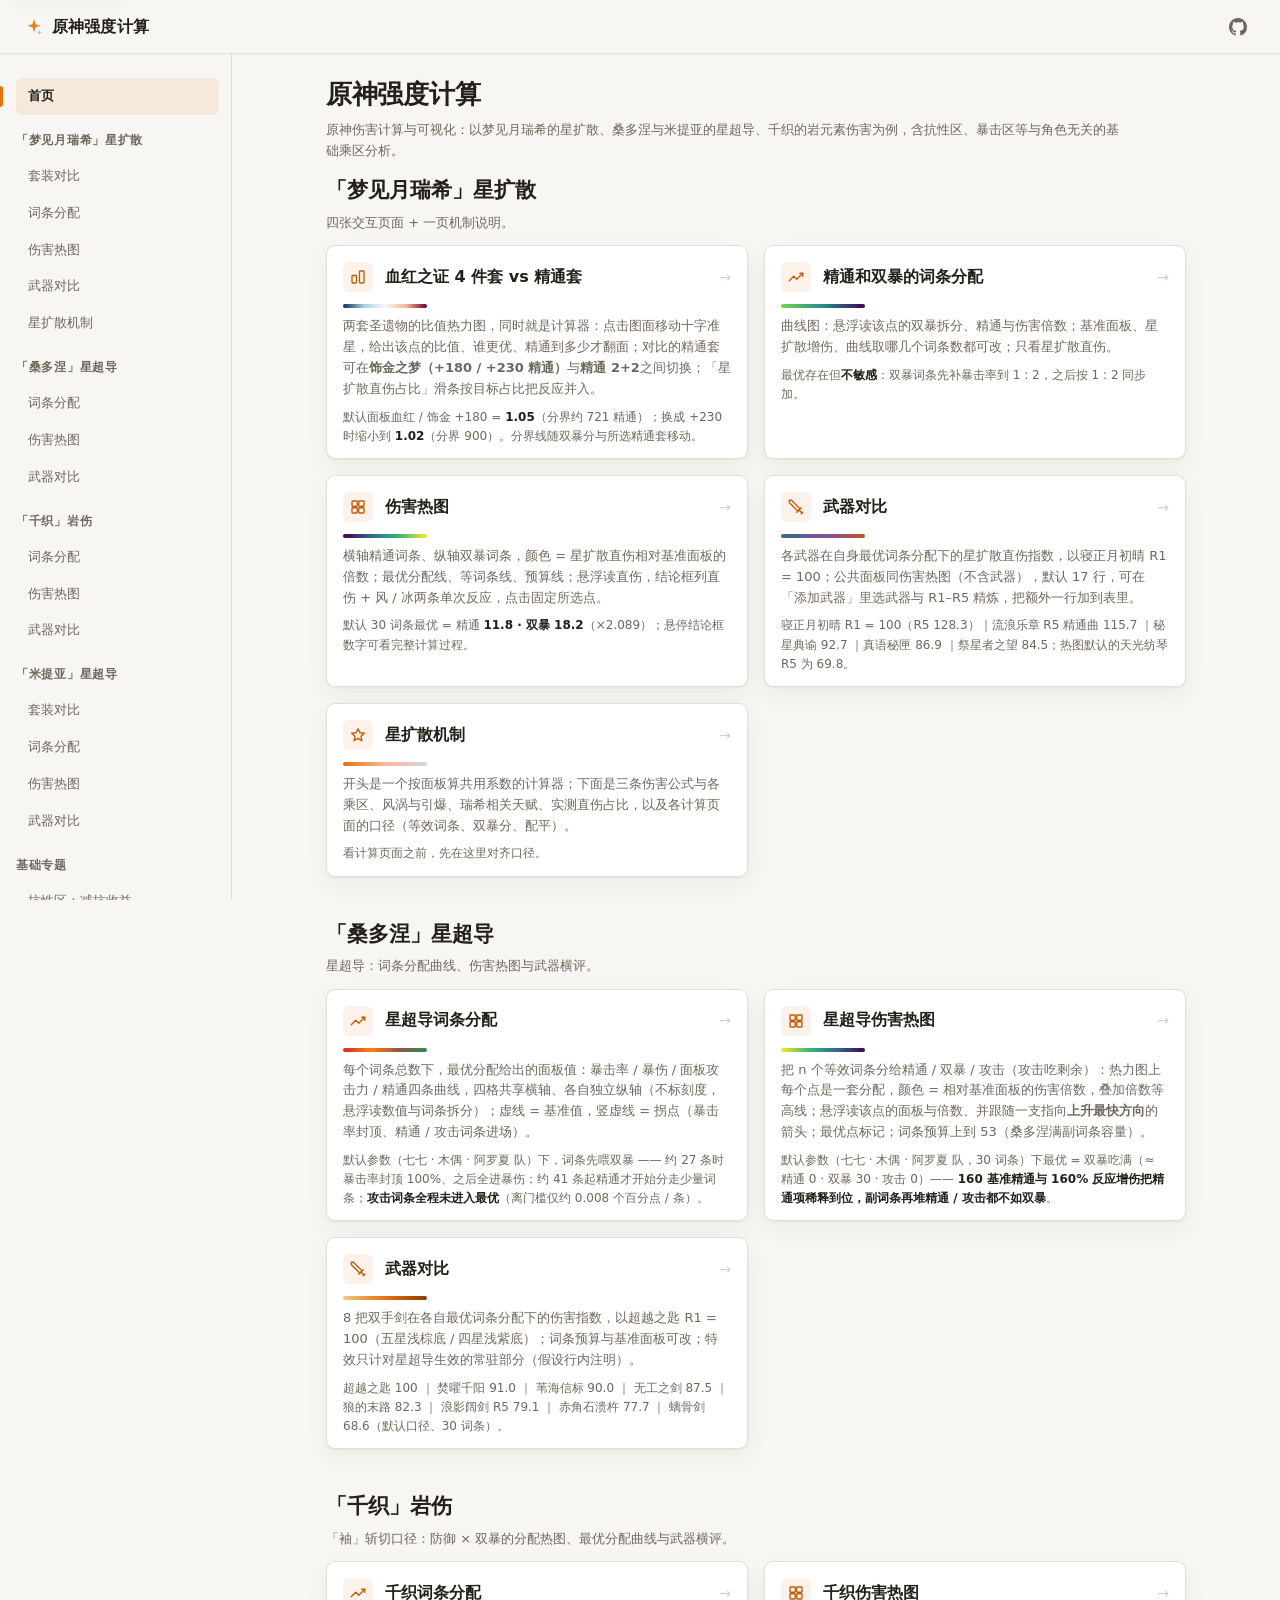
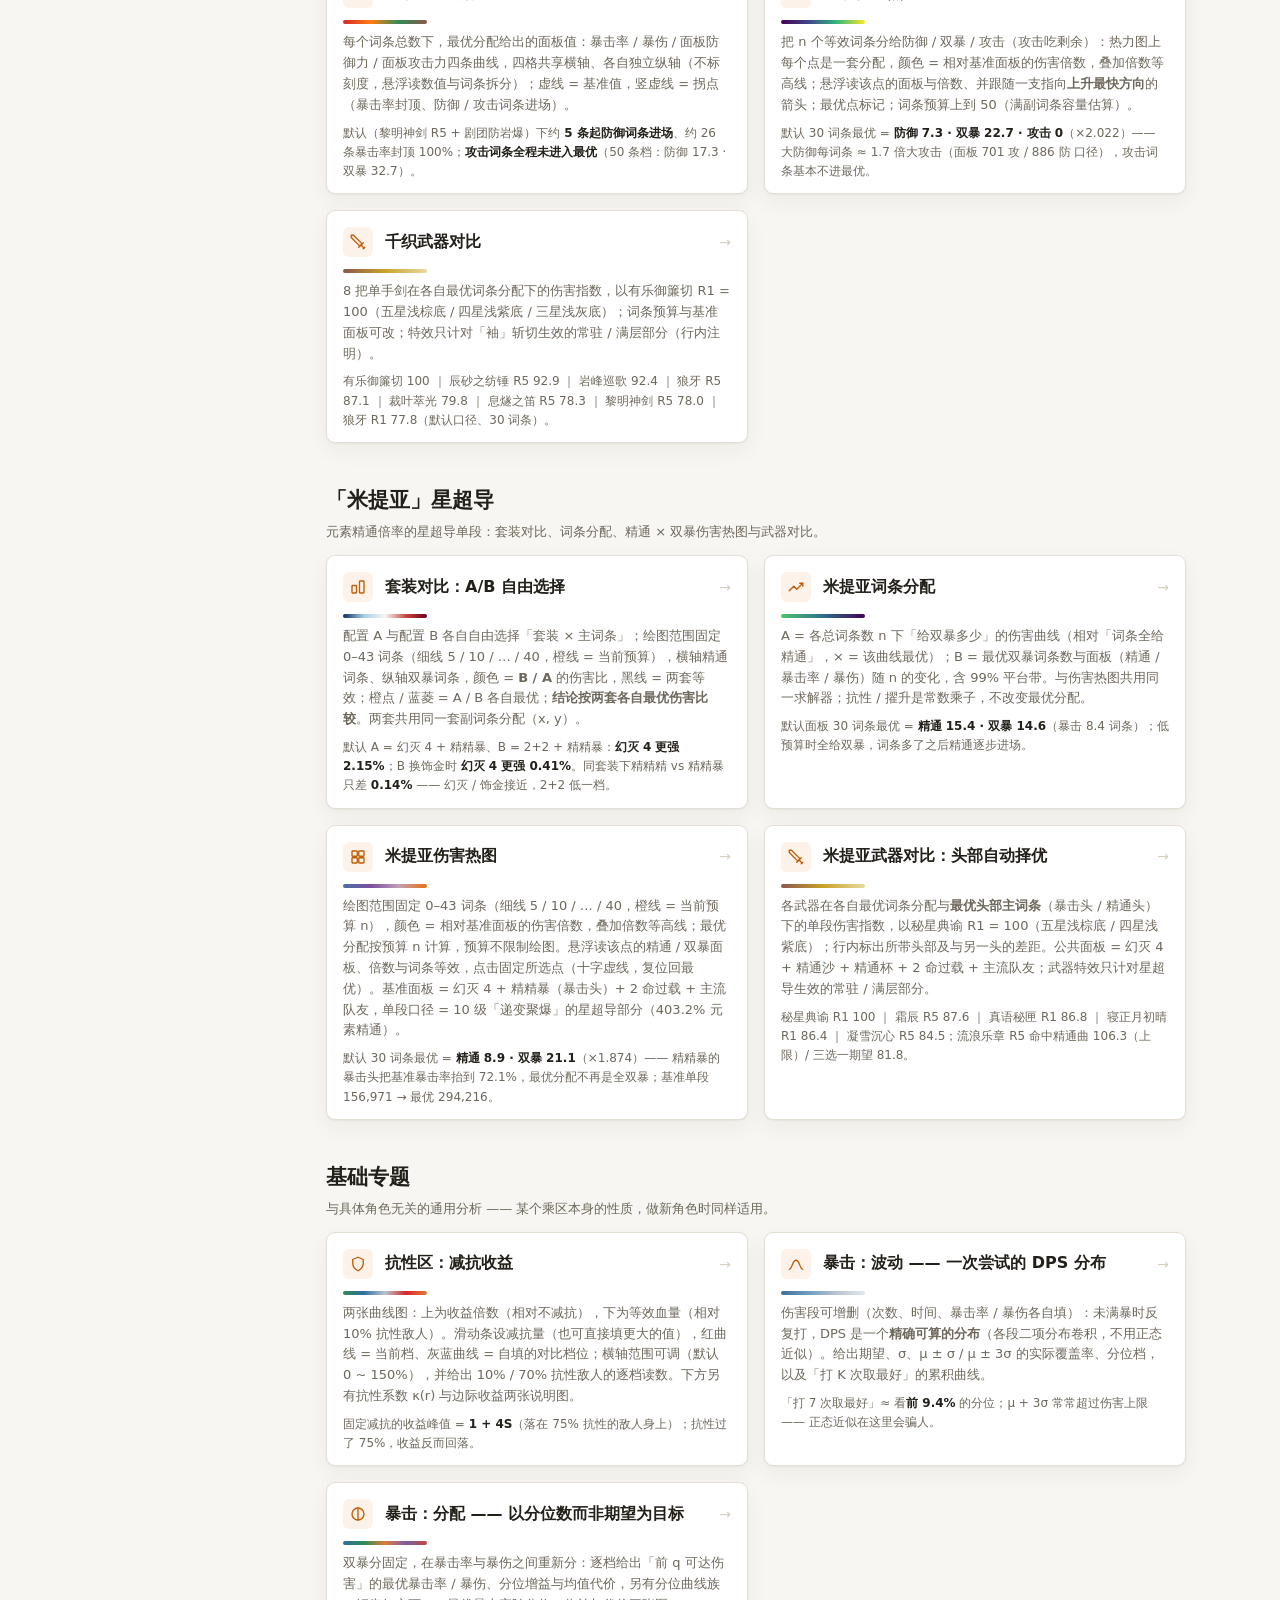
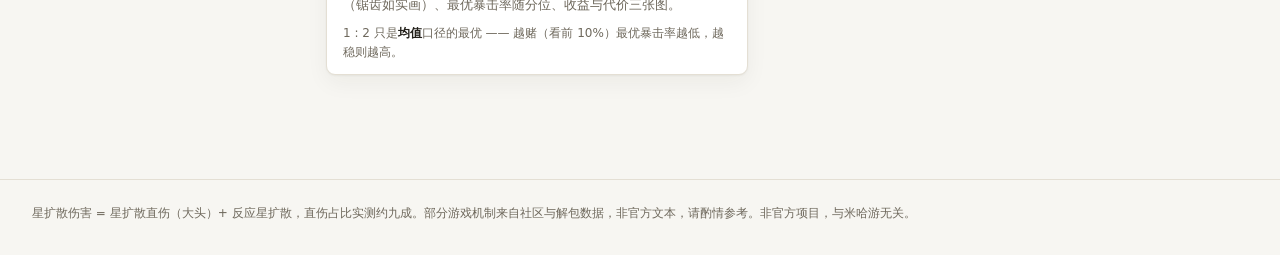
<file: index.html>
<!DOCTYPE html>
<html lang="zh-CN">
<head>
<meta charset="utf-8">
<meta name="viewport" content="width=device-width, initial-scale=1">
<meta name="description" content="原神伤害计算与可视化：星扩散、星超导，以及抗性区、暴击区等基础乘区分析">
<title>原神强度计算</title>
<link rel="icon" type="image/png" href="https://sleepcloudmx.github.io/Others/Image/kenomimi.png">
<link rel="stylesheet" href="web/css/app.css">
</head>
<body>
<a class="skip" href="#stage">跳到主内容</a>

<header class="topbar">
  <button class="iconbtn topbar__menu" id="navToggle" aria-label="打开导航" aria-expanded="false" aria-controls="sidenav"></button>
  <a class="brand" href="#/">
    <svg class="brand__mark" viewBox="0 0 24 24" width="20" height="20" aria-hidden="true">
      <path d="M12 2.5l1.9 6.1L20 10.5l-6.1 1.9L12 18.5l-1.9-6.1L4 10.5l6.1-1.9z" fill="currentColor" opacity=".9"/>
      <path d="M18.5 15.5l.8 2.2 2.2.8-2.2.8-.8 2.2-.8-2.2-2.2-.8 2.2-.8z" fill="currentColor" opacity=".55"/>
    </svg>
    <span class="brand__name">原神强度计算</span>
  </a>
  <div class="topbar__actions">
    <a class="iconbtn" id="ghLink" href="https://github.com/SleepCloudMX/genshin-strength"
       target="_blank" rel="noreferrer" aria-label="GitHub 仓库" title="GitHub 仓库"></a>
  </div>
</header>

<div class="layout">
  <aside class="sidenav" id="sidenav">
    <nav id="navList" aria-label="主导航"></nav>
  </aside>
  <div class="scrim" id="scrim"></div>
  <main class="stage" id="stage" tabindex="-1"></main>
</div>

<footer class="footer">
  <p>星扩散伤害 = 星扩散直伤（大头）+ 反应星扩散，直伤占比实测约九成。部分游戏机制来自社区与解包数据，非官方文本，请酌情参考。非官方项目，与米哈游无关。</p>
</footer>

<div class="toast" id="toast" role="status" aria-live="polite"></div>

<script src="web/js/core/const.js"></script>
<script src="web/js/core/basics.js"></script>
<script src="web/js/core/mizuki.js"></script>
<script src="web/js/core/sandrone.js"></script>
<script src="web/js/core/chiori.js"></script>
<script src="web/js/core/mitya.js"></script>
<script src="web/js/ui/panels.js"></script>
<script src="web/js/ui/charts.js"></script>
<script src="web/js/ui/tooltip.js"></script>
<script src="web/js/ui/overlay.js"></script>
<script src="web/js/ui/controls.js"></script>
<script src="web/js/modules/home.js"></script>
<script src="web/js/modules/crit_dist.js"></script>
<script src="web/js/modules/crit_split.js"></script>
<script src="web/js/modules/em_vs_crit.js"></script>
<script src="web/js/modules/em_crit_map.js"></script>
<script src="web/js/modules/mizuki_weapon_compare.js"></script>
<script src="web/js/modules/scarlet_vs_em.js"></script>
<script src="web/js/modules/resistance.js"></script>
<script src="web/js/modules/alloc_curve.js"></script>
<script src="web/js/modules/star_superconduct.js"></script>
<script src="web/js/modules/stellar_swirl.js"></script>
<script src="web/js/modules/weapon_compare.js"></script>
<script src="web/js/modules/chiori_dmg_map.js"></script>
<script src="web/js/modules/chiori_alloc_curve.js"></script>
<script src="web/js/modules/chiori_weapon_compare.js"></script>
<script src="web/js/modules/mitya_set_vs.js"></script>
<script src="web/js/modules/mitya_alloc_curve.js"></script>
<script src="web/js/modules/mitya_dmg_map.js"></script>
<script src="web/js/modules/mitya_weapon_compare.js"></script>
<script src="web/js/app.js"></script>
</body>
</html>
</file>
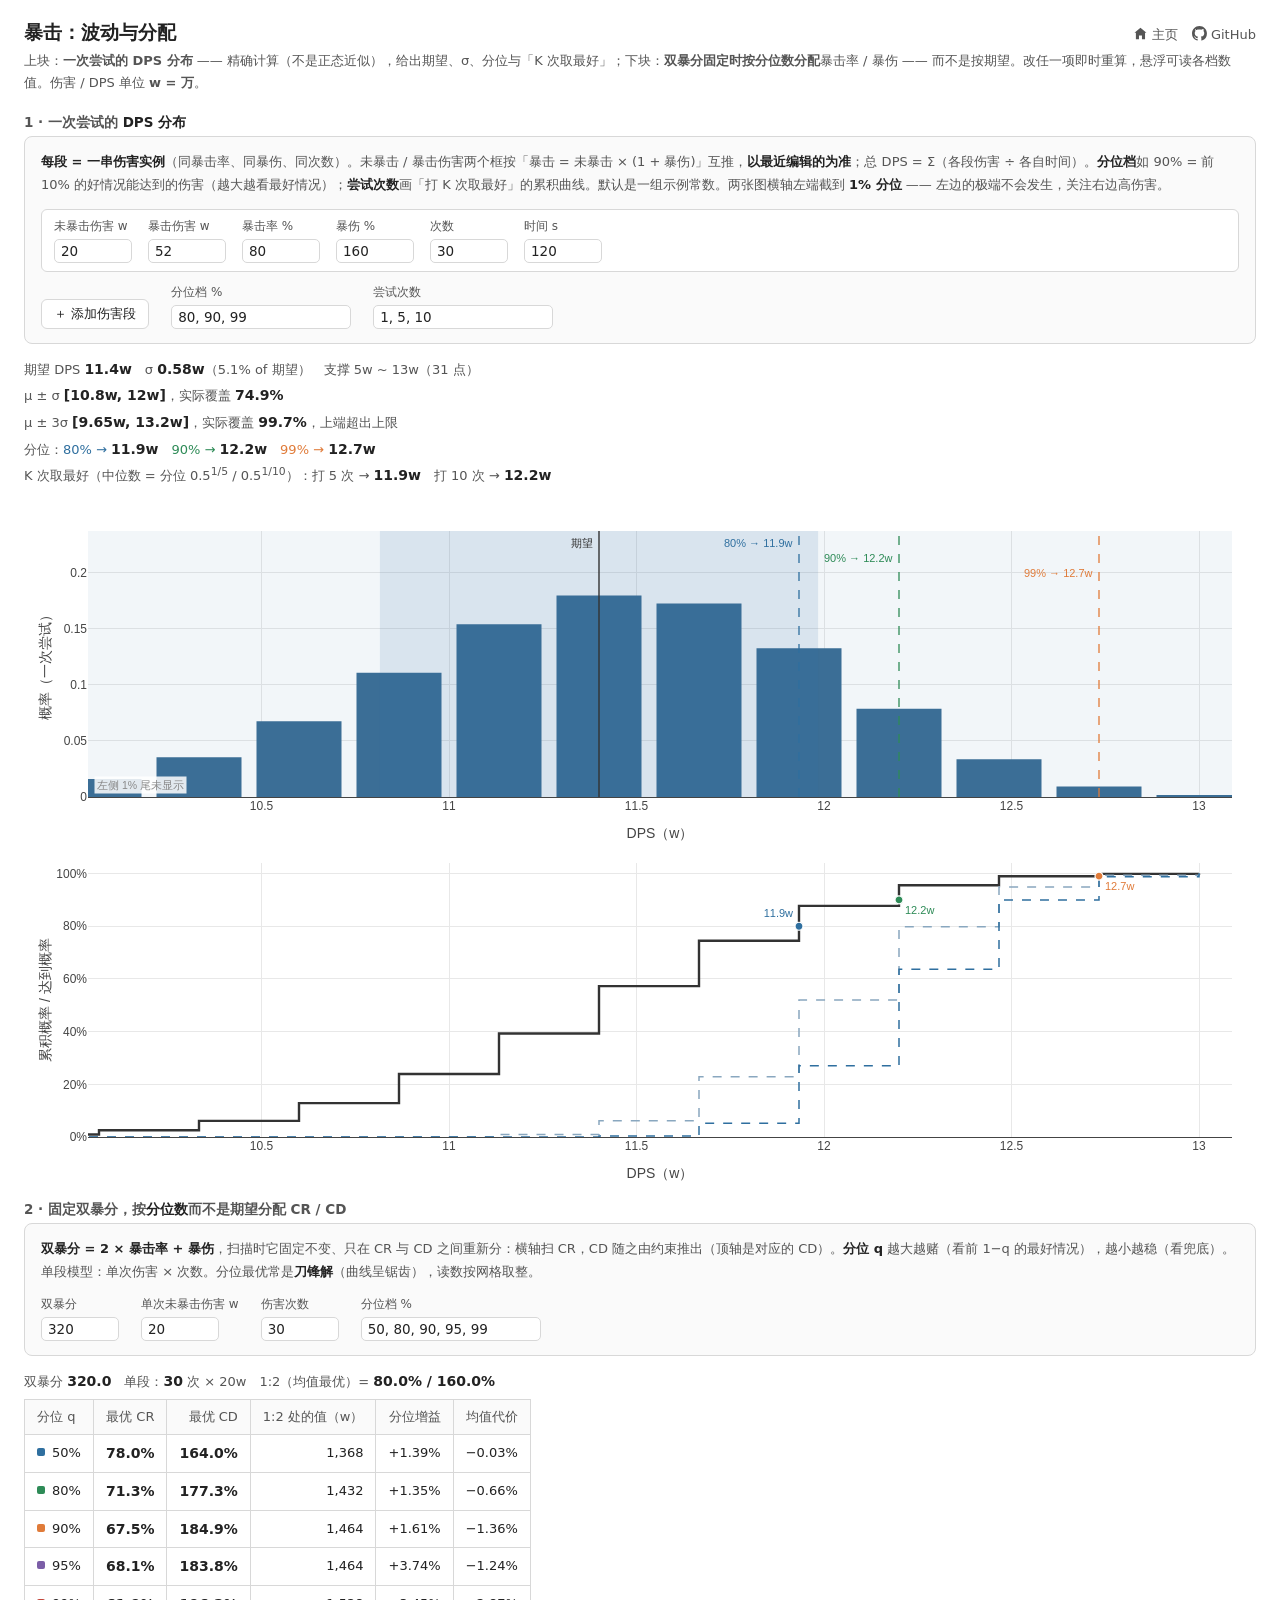
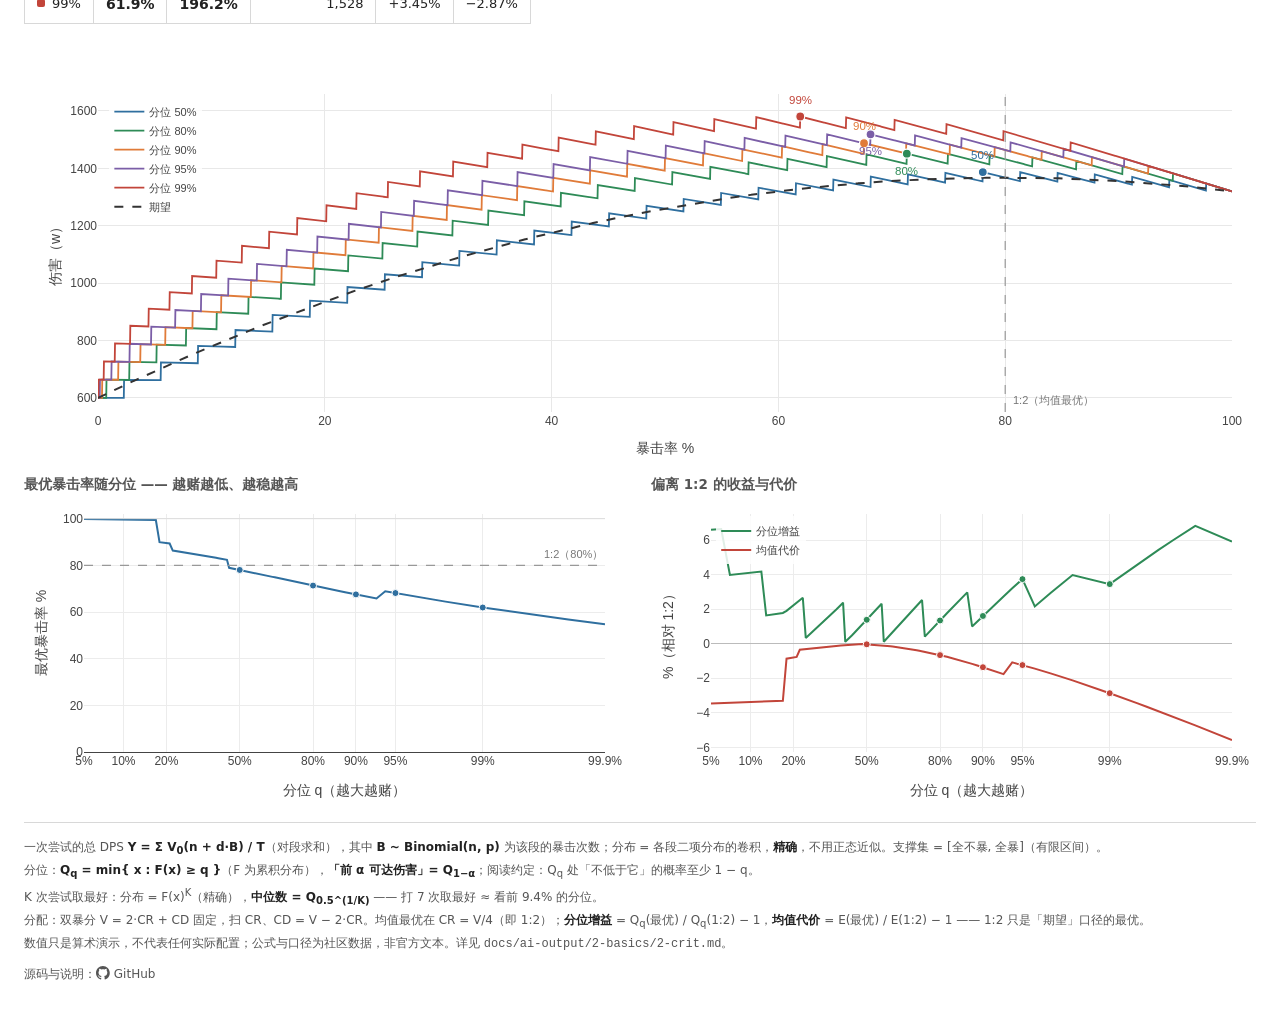
<file: tasks/basics/crit.html>
<!DOCTYPE html>
<html lang="zh-CN">
<head>
<meta charset="utf-8">
<title>暴击·波动与分配</title>
<link rel="icon" type="image/png" href="https://sleepcloudmx.github.io/Others/Image/kenomimi.png">
<script src="https://cdn.plot.ly/plotly-2.35.2.min.js" charset="utf-8"></script>
<style>
  :root { --ink:#222; --muted:#555; --line:#d8d8d8; --bg:#fafafa; }
  * { box-sizing: border-box; }
  body {
    margin: 0; padding: 20px 24px 40px; background: #fff; color: var(--ink);
    font-family: "Microsoft YaHei", "SimHei", system-ui, sans-serif;
  }
  h1 { font-size: 19px; margin: 0; }
  h2 { font-size: 13.5px; margin: 20px 0 4px; color: var(--muted); font-weight: 600; }
  h2 b { color: var(--ink); }
  .head { display: flex; align-items: baseline; justify-content: space-between; gap: 16px; margin-bottom: 4px; font-size: 13px; }
  .head .links { white-space: nowrap; }
  .head .links .repo + .repo { margin-left: 14px; }
  .repo { color: var(--muted); text-decoration: none; white-space: nowrap; }
  .repo:hover { color: var(--ink); text-decoration: underline; }
  .repo svg { width: 1.15em; height: 1.15em; fill: currentColor; vertical-align: -0.18em; margin-right: 4px; }
  .repo-line { margin-top: 8px; }
  .sub { color: var(--muted); font-size: 13px; margin-bottom: 16px; line-height: 1.7; }
  .panel {
    background: var(--bg); border: 1px solid var(--line); border-radius: 8px;
    padding: 14px 16px; margin-bottom: 12px;
    display: flex; flex-wrap: wrap; gap: 12px 22px; align-items: flex-end;
  }
  .panel-note { flex-basis: 100%; font-size: 13px; color: var(--muted); line-height: 1.75; }
  .panel-note b { color: var(--ink); }
  label { display: flex; flex-direction: column; gap: 4px; font-size: 12px; color: var(--muted); }
  input[type=number], input[type=text] {
    font: inherit; font-size: 13.5px; color: var(--ink);
    padding: 3px 6px; border: 1px solid var(--line); border-radius: 5px; background: #fff;
  }
  input[type=number] { width: 78px; }
  input[type=text] { width: 180px; }
  .segs { flex-basis: 100%; display: flex; flex-direction: column; gap: 8px; }
  .seg {
    display: flex; flex-wrap: wrap; gap: 10px 16px; align-items: flex-end;
    background: #fff; border: 1px solid var(--line); border-radius: 6px; padding: 8px 12px;
  }
  .seg .del {
    margin-left: auto; align-self: center; cursor: pointer;
    font: inherit; font-size: 15px; line-height: 1; color: var(--muted);
    background: #fff; border: 1px solid var(--line); border-radius: 6px; padding: 4px 9px;
  }
  .seg .del:hover { color: #c2453a; border-color: #c2453a; }
  .add {
    font: inherit; font-size: 13px; color: var(--ink); cursor: pointer;
    background: #fff; border: 1px solid var(--line); border-radius: 6px; padding: 5px 12px;
  }
  .add:hover { border-color: #999; }
  .derived { font-size: 13px; color: var(--muted); margin: 0 0 12px; line-height: 1.9; }
  .derived b { color: var(--ink); font-size: 14px; }
  .rdtab { border-collapse: collapse; font-size: 13px; margin: 4px 0 12px; }
  .rdtab th, .rdtab td {
    border: 1px solid var(--line); padding: 5px 12px; white-space: nowrap;
    text-align: right; font-weight: normal;
  }
  .rdtab th { background: var(--bg); color: var(--muted); }
  .rdtab th:first-child, .rdtab td:first-child { text-align: left; }
  .rdtab td { color: var(--ink); font-variant-numeric: tabular-nums; }
  .rdtab td b { font-size: 14px; }
  .rdtab .dot {
    display: inline-block; width: 8px; height: 8px; border-radius: 2px;
    margin-right: 7px; vertical-align: 1px;
  }
  .plot { width: 100%; }
  .grid2 { display: grid; grid-template-columns: 1fr 1fr; gap: 4px 22px; }
  @media (max-width: 780px) { .grid2 { grid-template-columns: 1fr; } }
  footer {
    margin-top: 24px; padding-top: 14px; border-top: 1px solid var(--line);
    font-size: 12px; color: var(--muted); line-height: 1.8;
  }
  footer b { color: var(--ink); }
</style>
</head>
<body>

<div class="head">
<h1>暴击：波动与分配</h1>
<span class="links"><a class="repo" href="../../index.html"><svg viewBox="0 0 16 16" aria-hidden="true"><path d="M8 1.8 1.6 7.2h1.5v7h3.3v-4.1h3.2v4.1h3.3v-7h1.5L8 1.8z"/></svg>主页</a><a class="repo" href="https://github.com/SleepCloudMX/genshin-strength" target="_blank" rel="noreferrer"><svg viewBox="0 0 16 16" aria-hidden="true"><path d="M8 0c4.42 0 8 3.58 8 8a8.013 8.013 0 0 1-5.45 7.59c-.4.08-.55-.17-.55-.38 0-.27.01-1.13.01-2.2 0-.75-.25-1.23-.54-1.48 1.78-.2 3.65-.88 3.65-3.95 0-.88-.31-1.59-.82-2.15.08-.2.36-1.02-.08-2.12 0 0-.67-.22-2.2.82-.64-.18-1.32-.27-2-.27-.68 0-1.36.09-2 .27-1.53-1.03-2.2-.82-2.2-.82-.44 1.1-.16 1.92-.08 2.12-.51.56-.82 1.28-.82 2.15 0 3.06 1.86 3.75 3.64 3.95-.23.2-.44.55-.51 1.07-.46.21-1.61.55-2.33-.66-.15-.24-.6-.83-1.23-.82-.67.01-.27.38.01.53.34.19.73.9.82 1.13.16.45.68 1.31 2.69.94 0 .67.01 1.3.01 1.49 0 .21-.15.45-.55.38A7.995 7.995 0 0 1 0 8c0-4.42 3.58-8 8-8Z"/></svg>GitHub</a></span>
</div>
<div class="sub">上块：<b>一次尝试的 DPS 分布</b> —— 精确计算（不是正态近似），给出期望、σ、分位与「K 次取最好」；下块：<b>双暴分固定时按分位数分配</b>暴击率 / 暴伤 —— 而不是按期望。改任一项即时重算，悬浮可读各档数值。伤害 / DPS 单位 <b>w = 万</b>。</div>

<h2>1 · 一次尝试的 <b>DPS 分布</b></h2>
<div class="panel">
  <div class="panel-note"><b>每段 = 一串伤害实例</b>（同暴击率、同暴伤、同次数）。未暴击 / 暴击伤害两个框按「暴击 = 未暴击 × (1 + 暴伤)」互推，<b>以最近编辑的为准</b>；总 DPS = Σ（各段伤害 ÷ 各自时间）。<b>分位档</b>如 90% = 前 10% 的好情况能达到的伤害（越大越看最好情况）；<b>尝试次数</b>画「打 K 次取最好」的累积曲线。默认是一组示例常数。两张图横轴左端截到 <b>1% 分位</b> —— 左边的极端不会发生，关注右边高伤害。</div>
  <div class="segs" id="segs"></div>
  <div><button class="add" id="addseg" type="button">＋ 添加伤害段</button></div>
  <label>分位档 %<input id="qa" type="text" value="80, 90, 99"></label>
  <label>尝试次数<input id="ka" type="text" value="1, 5, 10"></label>
</div>
<div class="derived" id="rdA"></div>
<div id="plotA1" class="plot"></div>
<div id="plotA2" class="plot"></div>

<h2>2 · 固定双暴分，按<b>分位数</b>而不是期望分配 CR / CD</h2>
<div class="panel">
  <div class="panel-note"><b>双暴分 = 2 × 暴击率 + 暴伤</b>，扫描时它固定不变、只在 CR 与 CD 之间重新分：横轴扫 CR，CD 随之由约束推出（顶轴是对应的 CD）。<b>分位 q</b> 越大越赌（看前 1−q 的最好情况），越小越稳（看兜底）。单段模型：单次伤害 × 次数。分位最优常是<b>刀锋解</b>（曲线呈锯齿），读数按网格取整。</div>
  <label>双暴分<input id="bV" type="number" step="10" min="10" value="320"></label>
  <label>单次未暴击伤害 w<input id="bnon" type="number" step="1" min="0" value="20"></label>
  <label>伤害次数<input id="bn" type="number" step="1" min="1" value="30"></label>
  <label>分位档 %<input id="bq" type="text" value="50, 80, 90, 95, 99"></label>
</div>
<div class="derived" id="rdB"></div>
<div id="plotB1" class="plot"></div>
<div class="grid2">
  <div>
    <h2>最优暴击率随分位 —— 越赌越低、越稳越高</h2>
    <div id="plotB2" class="plot"></div>
  </div>
  <div>
    <h2>偏离 1:2 的收益与代价</h2>
    <div id="plotB3" class="plot"></div>
  </div>
</div>

<footer>
  一次尝试的总 DPS <b>Y = Σ V<sub>0</sub>(n + d·B) / T</b>（对段求和），其中 <b>B ~ Binomial(n, p)</b> 为该段的暴击次数；分布 = 各段二项分布的卷积，<b>精确</b>，不用正态近似。支撑集 = [全不暴, 全暴]（有限区间）。
  <br>分位：<b>Q<sub>q</sub> = min{ x : F(x) ≥ q }</b>（F 为累积分布），<b>「前 α 可达伤害」= Q<sub>1−α</sub></b>；阅读约定：Q<sub>q</sub> 处「不低于它」的概率至少 1 − q。
  <br>K 次尝试取最好：分布 = F(x)<sup>K</sup>（精确），<b>中位数 = Q<sub>0.5^(1/K)</sub></b> —— 打 7 次取最好 ≈ 看前 9.4% 的分位。
  <br>分配：双暴分 V = 2·CR + CD 固定，扫 CR、CD = V − 2·CR。均值最优在 CR = V/4（即 1:2）；<b>分位增益</b> = Q<sub>q</sub>(最优) / Q<sub>q</sub>(1:2) − 1，<b>均值代价</b> = E(最优) / E(1:2) − 1 —— 1:2 只是「期望」口径的最优。
  <br>数值只是算术演示，不代表任何实际配置；公式与口径为社区数据，非官方文本。详见 <span style="font-family:monospace">docs/ai-output/2-basics/2-crit.md</span>。
  <div class="repo-line">源码与说明：<a class="repo" href="https://github.com/SleepCloudMX/genshin-strength" target="_blank" rel="noreferrer"><svg viewBox="0 0 16 16" aria-hidden="true"><path d="M8 0c4.42 0 8 3.58 8 8a8.013 8.013 0 0 1-5.45 7.59c-.4.08-.55-.17-.55-.38 0-.27.01-1.13.01-2.2 0-.75-.25-1.23-.54-1.48 1.78-.2 3.65-.88 3.65-3.95 0-.88-.31-1.59-.82-2.15.08-.2.36-1.02-.08-2.12 0 0-.67-.22-2.2.82-.64-.18-1.32-.27-2-.27-.68 0-1.36.09-2 .27-1.53-1.03-2.2-.82-2.2-.82-.44 1.1-.16 1.92-.08 2.12-.51.56-.82 1.28-.82 2.15 0 3.06 1.86 3.75 3.64 3.95-.23.2-.44.55-.51 1.07-.46.21-1.61.55-2.33-.66-.15-.24-.6-.83-1.23-.82-.67.01-.27.38.01.53.34.19.73.9.82 1.13.16.45.68 1.31 2.69.94 0 .67.01 1.3.01 1.49 0 .21-.15.45-.55.38A7.995 7.995 0 0 1 0 8c0-4.42 3.58-8 8-8Z"/></svg>GitHub</a></div>
</footer>

<script>
// ══════════ 数学（来源：docs/ai-output/2-basics/2-crit.md）══════════
// 每段：n 次独立判定，暴击次数 ~ Binomial(n, p)；损伤 = V0 * (n + d*b)
// 多段：各段分布的卷积（精确）。读数为概率质量的直接求和。

// 二项 PMF：log 空间递推（(1-p)^n 在 n 大 / p 高时下溢）
function binomPMF(n, p) {
  const a = new Float64Array(n + 1);
  if (p <= 0) { a[0] = 1; return a; }
  if (p >= 1) { a[n] = 1; return a; }
  const lg = new Float64Array(n + 1);
  lg[0] = n * Math.log1p(-p);
  const step = Math.log(p) - Math.log1p(-p);
  let mx = lg[0];
  for (let k = 0; k < n; k++) {
    lg[k + 1] = lg[k] + Math.log((n - k) / (k + 1)) + step;
    if (lg[k + 1] > mx) mx = lg[k + 1];
  }
  let s = 0;
  for (let k = 0; k <= n; k++) { a[k] = Math.exp(lg[k] - mx); s += a[k]; }
  for (let k = 0; k <= n; k++) a[k] /= s;
  return a;
}

function cumOf(pmf) {
  const c = new Float64Array(pmf.length);
  let acc = 0;
  for (let i = 0; i < pmf.length; i++) { acc += pmf[i]; c[i] = acc; }
  return c;
}

// 最小 b 使 F(b) >= q（F 单调，二分；离散分布的分位约定见页脚）
function firstAtLeast(cum, q) {
  if (q <= 0) return 0;
  let lo = 0, hi = cum.length - 1;
  while (lo < hi) {
    const mid = (lo + hi) >> 1;
    if (cum[mid] >= q - 1e-12) hi = mid; else lo = mid + 1;
  }
  return lo;
}

// 一次尝试的 DPS 分布：segs = [{non, cd, cr, n, t}] → 值/概率/累积/期望/σ
function buildDist(segs) {
  let map = new Map([[0, 1]]);
  for (const s of segs) {
    const pmf = binomPMF(s.n, s.cr);
    const base = (s.non * s.n) / s.t, step = (s.non * s.cd) / s.t;
    const next = new Map();
    for (const [k, p] of map) {
      for (let b = 0; b <= s.n; b++) {
        const w = pmf[b];
        if (w === 0) continue;
        const key = k + Math.round((base + step * b) * 1e6);
        next.set(key, (next.get(key) || 0) + p * w);
      }
    }
    if (next.size > 2e6) return null;
    map = next;
  }
  const keys = Array.from(map.keys()).sort((a, b) => a - b);
  const xs = new Float64Array(keys.length), ps = new Float64Array(keys.length);
  for (let i = 0; i < keys.length; i++) { xs[i] = keys[i] / 1e6; ps[i] = map.get(keys[i]); }
  const cum = new Float64Array(keys.length);
  let acc = 0;
  for (let i = 0; i < keys.length; i++) { acc += ps[i]; cum[i] = acc; }
  let mean = 0, v2 = 0;
  for (let i = 0; i < xs.length; i++) mean += xs[i] * ps[i];
  for (let i = 0; i < xs.length; i++) v2 += ps[i] * (xs[i] - mean) * (xs[i] - mean);
  return { xs, ps, cum, mean, sd: Math.sqrt(v2), min: xs[0], max: xs[xs.length - 1] };
}

// 分配扫描：固定双暴分 V（小数），扫 CR = c，CD = V - 2c；返回每个 q 的 Q(c)（单位为 V0）
function sweepB(V, n, qList) {
  const cmax = Math.min(1, V / 2), M = 4000;
  const cgrid = new Float64Array(M + 1), mean = new Float64Array(M + 1);
  const qv = qList.map(() => new Float64Array(M + 1));
  for (let i = 0; i <= M; i++) {
    const c = cmax * i / M, d = V - 2 * c;
    cgrid[i] = c;
    mean[i] = n * (1 + c * d);
    const cum = cumOf(binomPMF(n, c));
    for (let j = 0; j < qList.length; j++) qv[j][i] = n + d * firstAtLeast(cum, qList[j]);
  }
  return { cmax, cgrid, mean, qv };
}

// 单个 (c = V/4) 处的 Q，用于「1:2 的对照」
function qAt12(V, n, q) {
  const c = Math.min(V / 4, 1), d = V - 2 * c;
  const cum = cumOf(binomPMF(n, c));
  return n + d * firstAtLeast(cum, q);
}

// ══════════ 页面 ══════════
const $ = (id) => document.getElementById(id);
const W = 1e4;                     // 万：输入与显示的单位
const S = 1 / W;                   // 显示缩放（数据 → w）
const QPAL = ['#2f6f9f', '#2e8b57', '#e07b39', '#7b5ea7', '#c2453a', '#5a7d9a'];
const qColor = (i) => QPAL[i % QPAL.length];
function kRamp(t) {
  const a = [186, 197, 208], b = [47, 111, 159];
  return `rgb(${a.map((v, i) => Math.round(v + (b[i] - v) * t)).join(',')})`;
}

// 数值（w 单位）：13680000 → 1,368w；114000 → 11.4w；5842 → 0.58w
function fmtW(v) {
  const w = v / W, a = Math.abs(w);
  if (a >= 100) return `${Math.round(w).toLocaleString('en-US')}w`;
  if (a >= 10) return `${parseFloat(w.toFixed(1))}w`;
  return `${parseFloat(w.toFixed(2))}w`;
}
const pct1 = (v) => `${(v * 100).toFixed(1)}%`;
const signed = (v) => `${v >= 0 ? '+' : '−'}${(Math.abs(v) * 100).toFixed(2)}%`;
const qLabel = (q) => {
  const v = q * 100;
  return (Math.abs(v - Math.round(v)) < 1e-9 ? String(Math.round(v)) : v.toFixed(1)) + '%';
};
// 等宽补位（悬浮标签对齐用；CJK 按 2 个拉丁字符宽计）
const vlen = (s) => Array.from(s).reduce((n, c) => n + (c.charCodeAt(0) > 0x2000 ? 2 : 1), 0);
const padL = (s, w) => `<span style="font-family:monospace">${' '.repeat(Math.max(0, w - vlen(s)))}</span>${s}`;

// 分位档 / 次数档：文本解析（非法与重复的忽略；空 = 不画）
function parseList(str, lo, hi, int) {
  const seen = new Set(), out = [];
  for (const tok of str.split(/[^0-9.]+/)) {
    const v = parseFloat(tok);
    if (!Number.isFinite(v) || v <= lo || v >= hi) continue;
    const val = int ? Math.round(v) : v;
    if (seen.has(val)) continue;
    seen.add(val); out.push(val);
  }
  return out.sort((a, b) => a - b);
}

// ── 分布取样工具 ──
function lastLE(xs, x) {
  let lo = 0, hi = xs.length - 1, ans = -1;
  while (lo <= hi) {
    const mid = (lo + hi) >> 1;
    if (xs[mid] <= x) { ans = mid; lo = mid + 1; } else hi = mid - 1;
  }
  return ans;
}
function covBetween(dist, lo, hi) {
  const { xs, cum, ps } = dist;
  // 容差：μ±kσ 与支撑点常恰好重合，浮点误差会把它挤出区间
  const eps = (xs[xs.length - 1] - xs[0]) * 1e-9 + 1e-12;
  const hiI = lastLE(xs, hi + eps), loI = lastLE(xs, lo - eps);
  let c = (hiI >= 0 ? cum[hiI] : 0) - (loI >= 0 ? cum[loI] : 0);
  if (loI >= 0 && xs[loI] >= lo - eps) c += ps[loI];
  return Math.min(1, Math.max(0, c));
}
// 分布图的横轴范围（原始单位）：左端截到 1% 分位、右端到全暴
function xRangeOf(dist) {
  const { xs, cum, min, max } = dist;
  const loRaw = xs[firstAtLeast(cum, 0.01)];
  const span = max - loRaw;
  if (span <= 0) {
    const p = Math.max(Math.abs(max) * 0.1, 1);
    return { lo: max - p / 2, hi: max + p / 2, trimmed: false };
  }
  return { lo: loRaw - span * 0.01, hi: max + span * 0.03, trimmed: loRaw > min + 1e-9 };
}

// ── 伤害段（可增删；输入框是唯一取值来源；伤害类字段以 w 计）──
const SEG0 = { non: 20, cd: 1.6, cr: 0.8, n: 30, t: 120 };
function addSeg(v = SEG0) {
  const el = document.createElement('div');
  el.className = 'seg';
  el.innerHTML = `
    <label>未暴击伤害 w<input class="f-non" type="number" step="1" min="0" value="${v.non}"></label>
    <label>暴击伤害 w<input class="f-crit" type="number" step="1" min="0" value="${parseFloat((v.non * (1 + v.cd)).toFixed(6))}"></label>
    <label>暴击率 %<input class="f-cr" type="number" step="1" min="0" max="100" value="${v.cr * 100}"></label>
    <label>暴伤 %<input class="f-cd" type="number" step="1" min="0" value="${v.cd * 100}"></label>
    <label>次数<input class="f-n" type="number" step="1" min="1" value="${v.n}"></label>
    <label>时间 s<input class="f-t" type="number" step="1" min="0.1" value="${v.t}"></label>
    <button class="del" type="button" title="删除本段">×</button>`;
  const g = (s) => el.querySelector(s);
  const non = g('.f-non'), crit = g('.f-crit'), cd = g('.f-cd');
  let anchor = 'non';   // 最近编辑的伤害框：改暴伤时保持它、推另一个
  const num = (inp) => parseFloat(inp.value);
  const syncFromNon = () => {
    const a = num(non), d = num(cd);
    if (Number.isFinite(a) && Number.isFinite(d)) crit.value = String(parseFloat((a * (1 + d / 100)).toFixed(6)));
  };
  const syncFromCrit = () => {
    const c = num(crit), d = num(cd);
    if (Number.isFinite(c) && Number.isFinite(d)) non.value = String(parseFloat((c / (1 + d / 100)).toFixed(6)));
  };
  non.addEventListener('input', () => { anchor = 'non'; syncFromNon(); queueA(); });
  crit.addEventListener('input', () => { anchor = 'crit'; syncFromCrit(); queueA(); });
  cd.addEventListener('input', () => { (anchor === 'crit' ? syncFromCrit : syncFromNon)(); queueA(); });
  for (const inp of [g('.f-cr'), g('.f-n'), g('.f-t')]) inp.addEventListener('input', () => queueA());
  g('.del').addEventListener('click', () => { el.remove(); refreshDels(); queueA(); });
  $('segs').appendChild(el);
  refreshDels();
}
function refreshDels() {
  const segs = document.querySelectorAll('.seg');
  for (const s of segs) s.querySelector('.del').style.visibility = segs.length > 1 ? 'visible' : 'hidden';
}
function readSegs() {
  const out = [];
  for (const el of document.querySelectorAll('.seg')) {
    const v = (s) => parseFloat(el.querySelector(s).value);
    const nonW = v('.f-non'), cr = v('.f-cr'), cd = v('.f-cd'), n = v('.f-n'), t = v('.f-t');
    if (![nonW, cr, cd, n, t].every(Number.isFinite) || nonW < 0 || cd < 0 || n < 1 || t <= 0) return null;
    out.push({ non: nonW * W, cd: cd / 100, cr: Math.min(1, Math.max(0, cr / 100)), n: Math.round(n), t });
  }
  return out.length ? out : null;
}

// ══════════ 区块 1：分布 ══════════
function buildA1(dist, qs, xr) {
  const { xs, ps, cum, min, max, mean } = dist;
  const n = xs.length;
  let barX, barY, surv, width, binned = false;
  if (n <= 300) {
    barX = Array.from(xs); barY = Array.from(ps);
    surv = new Array(n);
    let s = 0;
    for (let i = n - 1; i >= 0; i--) { s += ps[i]; surv[i] = s; }
    let gap = Infinity;
    for (let i = 1; i < n; i++) gap = Math.min(gap, xs[i] - xs[i - 1]);
    width = n > 1 ? gap * 0.85 : Math.max(Math.abs(xs[0]) * 0.1, 1);
  } else {
    binned = true;
    const NB = 120, w = (max - min) / NB || 1;
    const acc = new Array(NB).fill(0);
    for (let i = 0; i < n; i++) acc[Math.min(NB - 1, Math.floor((xs[i] - min) / w))] += ps[i];
    barX = acc.map((_, b) => min + (b + 0.5) * w);
    barY = acc;
    surv = new Array(NB);
    let s = 0;
    for (let b = NB - 1; b >= 0; b--) { s += acc[b]; surv[b] = s; }
    width = w * 0.92;
  }

  const shapes = [];
  const clip = (x) => Math.max(xr.lo, Math.min(xr.hi, x)) * S;
  const band = (k, fill) => shapes.push({
    type: 'rect', xref: 'x', yref: 'paper', y0: 0, y1: 1,
    x0: clip(mean - k * dist.sd), x1: clip(mean + k * dist.sd), fillcolor: fill, line: { width: 0 },
  });
  band(3, 'rgba(47,111,159,0.06)');
  band(1, 'rgba(47,111,159,0.13)');
  shapes.push({ type: 'line', x0: mean * S, x1: mean * S, yref: 'paper', y0: 0, y1: 1,
                line: { color: '#333', width: 1.4 } });
  const annos = [{ x: mean * S, y: 1, yref: 'paper', xanchor: 'right', xshift: -4, yanchor: 'top', yshift: -4,
                   showarrow: false, font: { size: 11, color: '#333' }, text: '期望' }];
  qs.forEach((q, i) => {
    const v = xs[firstAtLeast(cum, q)];
    shapes.push({ type: 'line', x0: v * S, x1: v * S, yref: 'paper', y0: 0, y1: 1,
                  line: { color: qColor(i), width: 1.3, dash: 'dash' } });
    annos.push({ x: v * S, y: 1, yref: 'paper', xanchor: v > (xr.lo + xr.hi) / 2 ? 'right' : 'left',
                 xshift: v > (xr.lo + xr.hi) / 2 ? -4 : 4, yanchor: 'top', yshift: -4 - i * 15,
                 showarrow: false, font: { size: 11, color: qColor(i) },
                 text: `${qLabel(q)} → ${fmtW(v)}` });
  });
  if (xr.trimmed) {
    annos.push({ x: 0.005, xref: 'paper', y: 0, yref: 'paper', xanchor: 'left', yanchor: 'bottom',
                 yshift: 3, showarrow: false, font: { size: 10.5, color: '#888' },
                 bgcolor: 'rgba(255,255,255,0.85)', borderpad: 2, text: '左侧 1% 尾未显示' });
  }

  const traces = [{ type: 'bar', x: barX.map((v) => v * S), y: barY, width: width * S,
    marker: { color: '#3d6f96', line: { width: 0 } },
    customdata: barX.map((v, i) => [surv[i], fmtW(v)]),
    hovertemplate: 'DPS %{customdata[1]}<br>概率 %{y:.4f}<br>不低于它的概率 %{customdata[0]:.1%}<extra></extra>',
    showlegend: false }];

  return { traces, layout: {
    xaxis: { title: { text: 'DPS（w）' }, range: [xr.lo * S, xr.hi * S], gridcolor: '#e8e8e8',
             zeroline: false, hoverformat: ',.2f' },
    yaxis: { title: { text: '概率（一次尝试）' }, range: [0, Math.max(...barY) * 1.32], gridcolor: '#e8e8e8' },
    shapes, annotations: annos, showlegend: false,
    margin: { t: 30, r: 24, b: 44, l: 64 }, height: 340,
    hovermode: 'closest', plot_bgcolor: '#fff', paper_bgcolor: '#fff',
  }, binned };
}

function buildA2(dist, qs, ks, xr) {
  const { xs, cum, min, max } = dist;
  const x = Array.from(xs, (v) => v * S), f = Array.from(cum);
  // 「不低于该值」= 1 − 上一个支撑点处的累积（含该点自身的概率）
  const below = f.map((_, i) => (i > 0 ? f[i - 1] : 0));
  const pctPad = (v) => {
    const s = `${(v * 100).toFixed(1)}%`;
    return `<span style="font-family:monospace">${' '.repeat(Math.max(0, 6 - s.length))}${s}</span>`;
  };
  const kNames = ['打 1 次'].concat(ks.filter((k) => k > 1).map((k) => `打 ${k} 次取最好`));
  const wK = Math.max(...kNames.map(vlen));
  const traces = [{
    type: 'scatter', mode: 'lines', x, y: f,
    line: { color: '#333', width: 2.4, shape: 'hv' },
    name: '打 1 次', customdata: below.map((v) => pctPad(1 - v)),
    hovertemplate: `${padL('打 1 次', wK)}　%{customdata} 的概率 ≥ 该值<extra></extra>`, showlegend: false,
  }];
  const ko = ks.filter((k) => k > 1);
  ko.forEach((k, i) => {
    const y = f.map((v) => Math.pow(v, k));
    traces.push({
      type: 'scatter', mode: 'lines', x, y,
      line: { color: kRamp(ko.length === 1 ? 0.6 : 0.35 + 0.65 * i / (ko.length - 1)), width: 1.5, shape: 'hv', dash: 'dash' },
      name: `打 ${k} 次取最好`, customdata: below.map((v) => pctPad(1 - Math.pow(v, k))),
      hovertemplate: `${padL(`打 ${k} 次取最好`, wK)}　%{customdata} 的概率 ≥ 该值<extra></extra>`, showlegend: false,
    });
  });
  qs.forEach((q, i) => {
    const v = xs[firstAtLeast(cum, q)];
    traces.push({ type: 'scatter', mode: 'markers+text', x: [v * S], y: [q],
      marker: { color: qColor(i), size: 8, line: { color: '#fff', width: 1.2 } },
      text: [fmtW(v)], textposition: q > 0.85 ? 'bottom right' : 'top left',
      textfont: { size: 11, color: qColor(i) }, cliponaxis: false,
      hoverinfo: 'skip', showlegend: false });
  });
  return { traces, layout: {
    xaxis: { title: { text: 'DPS（w）' }, range: [xr.lo * S, xr.hi * S], gridcolor: '#e8e8e8',
             zeroline: false, hoverformat: ',.2f' },
    yaxis: { title: { text: '累积概率 / 达到概率' }, range: [0, 1.04], tickformat: '.0%', gridcolor: '#e8e8e8' },
    showlegend: false, margin: { t: 22, r: 24, b: 44, l: 64 }, height: 340,
    hovermode: 'x unified', plot_bgcolor: '#fff', paper_bgcolor: '#fff',
  } };
}

function renderA() {
  const segs = readSegs();
  if (!segs) return;
  const qs = parseList($('qa').value, 0, 100, false).map((v) => v / 100);
  const ks = parseList($('ka').value, 0, 1e9, true);
  const dist = buildDist(segs);
  if (!dist) {
    $('rdA').innerHTML = '段数 / 次数过多，无法精确展开 —— 请合并段或减少次数。';
    return;
  }
  const xr = xRangeOf(dist);
  const { mean, sd, min, max, xs } = dist;
  const rows = [];
  if (segs.length > 1) rows.push(`共 <b>${segs.length}</b> 段`);
  rows.push(`期望 DPS <b>${fmtW(mean)}</b>　σ <b>${fmtW(sd)}</b>（${pct1(sd / mean)} of 期望）　支撑 ${fmtW(min)} ~ ${fmtW(max)}（${xs.length} 点${xs.length > 300 ? '，图上显示为分箱' : ''}）`);
  const covLine = (k) => {
    const lo = mean - k * sd, hi = mean + k * sd;
    const cov = covBetween(dist, lo, hi);
    const out = (lo < min ? '，下端超出' : '') + (hi > max ? '，上端超出上限' : '');
    return `μ ± ${k === 1 ? '' : k + ''}σ <b>[${fmtW(lo)}, ${fmtW(hi)}]</b>，实际覆盖 <b>${pct1(cov)}</b>${out}`;
  };
  rows.push(covLine(1));
  rows.push(covLine(3));
  if (qs.length) {
    rows.push('分位：' + qs.map((q, i) =>
      `<span style="color:${qColor(i)}">${qLabel(q)} → <b>${fmtW(xs[firstAtLeast(dist.cum, q)])}</b></span>`).join('　'));
  }
  const ko = ks.filter((k) => k > 1);
  if (ko.length) {
    rows.push('K 次取最好（中位数 = 分位 ' + ko.map((k) => `0.5<sup>1/${k}</sup>`).join(' / ') + '）：' +
      ko.map((k) => `打 ${k} 次 → <b>${fmtW(xs[firstAtLeast(dist.cum, Math.pow(0.5, 1 / k))])}</b>`).join('　'));
  }
  $('rdA').innerHTML = rows.join('<br>');

  const a1 = buildA1(dist, qs, xr), a2 = buildA2(dist, qs, ks, xr);
  Plotly.react('plotA1', a1.traces, a1.layout, { responsive: true });
  Plotly.react('plotA2', a2.traces, a2.layout, { responsive: true });
}

// ══════════ 区块 2：分配扫描 ══════════
// 分位网格（横轴上取 50%–99.9% 与 5%–50% 两侧）
const QGRID = [];
for (let i = 5; i <= 49; i++) QGRID.push(i / 100);
for (let i = 50; i <= 98; i++) QGRID.push(i / 100);
for (let i = 990; i <= 999; i++) QGRID.push(i / 1000);

function optimalOf(arr, cgrid) {
  let best = -Infinity, c = 0;
  for (let i = 0; i < arr.length; i++) if (arr[i] > best + 1e-12) { best = arr[i]; c = cgrid[i]; }
  return { Q: best, c };
}

// 分位横轴：按 q/(1−q) 拉开（等距的 80% / 90% / 95% / 99% 不再挤在一起）
const LOGIT = (q) => Math.log(q / (1 - q));
const QTICKS = [0.05, 0.1, 0.2, 0.5, 0.8, 0.9, 0.95, 0.99, 0.999];
const qAxis = () => ({
  title: { text: '分位 q（越大越赌）' },
  range: [LOGIT(0.05), LOGIT(0.999)],
  tickvals: QTICKS.map(LOGIT), ticktext: QTICKS.map(qLabel),
  gridcolor: '#ececec', zeroline: false,
});

function buildB1(V, n, V0, qs, sw, idxOf) {
  const cxs = Array.from(sw.cgrid, (c) => c * 100);   // 百分数
  const cdOf = (cPct) => V * 100 - 2 * cPct;
  const names = qs.map((q) => `分位 ${qLabel(q)}`).concat(['期望']);
  const wN = Math.max(...names.map(vlen));
  const trac = (arr, name, color, width) => ({
    type: 'scatter', mode: 'lines', x: cxs, y: Array.from(arr, (v) => v * V0 * S),
    customdata: cxs.map((c, i) => [`${cdOf(c).toFixed(1)}%`, fmtW(arr[i] * V0)]),
    hovertemplate: `${padL(name, wN)}　暴伤 %{customdata[0]}　伤害 %{customdata[1]}<extra></extra>`,
    line: { color, width }, name, showlegend: true,
  });
  const traces = qs.map((q, i) => trac(sw.qv[idxOf.get(q)], `分位 ${qLabel(q)}`, qColor(i), 1.8));
  traces.push(trac(sw.mean, '期望', '#333', 2));
  traces[traces.length - 1].line.dash = 'dash';

  let lo = Infinity, hi = -Infinity;
  for (const t of traces) for (const v of t.y) { if (v < lo) lo = v; if (v > hi) hi = v; }
  const padY = (hi - lo) * 0.05 || 1;

  const shapes = [], annos = [];
  const c12 = Math.min(V / 4, 1) * 100;
  shapes.push({ type: 'line', x0: c12, x1: c12, yref: 'paper', y0: 0, y1: 1,
                line: { color: '#999', width: 1.2, dash: 'dash' } });
  annos.push({ x: c12, y: 0, yref: 'paper', xanchor: 'left', xshift: 6, yanchor: 'bottom', yshift: 4,
               showarrow: false, font: { size: 11, color: '#777' }, text: '1:2（均值最优）' });

  qs.forEach((q, i) => {
    const o = optimalOf(sw.qv[idxOf.get(q)], sw.cgrid);
    traces.push({ type: 'scatter', mode: 'markers', x: [o.c * 100], y: [o.Q * V0 * S],
      marker: { color: qColor(i), size: 9, line: { color: '#fff', width: 1.2 } }, hoverinfo: 'skip', showlegend: false });
    annos.push({ x: o.c * 100, y: o.Q * V0 * S, xanchor: 'center', yanchor: i % 2 ? 'top' : 'bottom',
                 yshift: i % 2 ? -9 : 9, showarrow: false, font: { size: 11.5, color: qColor(i) },
                 text: qLabel(q) });
  });

  return { traces, layout: {
    xaxis: { title: { text: '暴击率 %' }, range: [0, sw.cmax * 100], gridcolor: '#e8e8e8', zeroline: false, hoverformat: '.1f' },
    xaxis2: { title: { text: '暴伤 %' }, overlaying: 'x', side: 'top', range: [V * 100, (V - 2 * sw.cmax) * 100],
              showgrid: false, zeroline: false, tickformat: '.0f' },
    yaxis: { title: { text: '伤害（w）' }, range: [lo - padY, hi + padY * 1.6], gridcolor: '#e8e8e8' },
    shapes, annotations: annos,
    legend: { x: 0.01, y: 0.99, xanchor: 'left', yanchor: 'top', font: { size: 11 }, bgcolor: 'rgba(255,255,255,0.85)' },
    margin: { t: 58, r: 24, b: 44, l: 74 }, height: 420,
    hovermode: 'x unified', plot_bgcolor: '#fff', paper_bgcolor: '#fff',
  } };
}

function buildB2(V, n, sw, idxOf, qs) {
  const xs = [], ys = [], cd = [];
  for (const q of QGRID) {
    const o = optimalOf(sw.qv[idxOf.get(q)], sw.cgrid);
    xs.push(LOGIT(q)); ys.push(o.c * 100); cd.push(qLabel(q));
  }
  const c12 = Math.min(V / 4, 1) * 100;
  const ht = '分位 %{customdata}　最优 CR %{y:.1f}%<extra></extra>';
  const traces = [
    { type: 'scatter', mode: 'lines', x: xs, y: ys, customdata: cd,
      line: { color: '#2f6f9f', width: 2 }, hovertemplate: ht, showlegend: false },
    { type: 'scatter', mode: 'markers', x: qs.map(LOGIT),
      y: qs.map((q) => optimalOf(sw.qv[idxOf.get(q)], sw.cgrid).c * 100),
      customdata: qs.map(qLabel), marker: { color: '#2f6f9f', size: 7, line: { color: '#fff', width: 1 } },
      hovertemplate: ht, showlegend: false },
  ];
  const shapes = [
    { type: 'line', xref: 'paper', x0: 0, x1: 1, y0: c12, y1: c12, line: { color: '#999', width: 1.1, dash: 'dash' } },
    { type: 'line', xref: 'paper', x0: 0, x1: 1, y0: sw.cmax * 100, y1: sw.cmax * 100, line: { color: '#ddd', width: 1 } },
  ];
  return { traces, layout: {
    xaxis: qAxis(),
    yaxis: { title: { text: '最优暴击率 %' }, range: [0, 102], gridcolor: '#ececec' },
    shapes, annotations: [{ x: 1, xref: 'paper', y: c12, yanchor: 'bottom', xanchor: 'right', yshift: 3,
      showarrow: false, font: { size: 11, color: '#777' }, text: `1:2（${c12.toFixed(0)}%）` }],
    showlegend: false, margin: { t: 16, r: 24, b: 46, l: 60 }, height: 300,
    hovermode: 'closest', plot_bgcolor: '#fff', paper_bgcolor: '#fff',
  } };
}

function buildB3(V, n, sw, idxOf, qs) {
  const xs = [], gain = [], loss = [], cd = [];
  const meanAt = (c) => n * (1 + c * (V - 2 * c));
  const m12 = meanAt(Math.min(V / 4, 1));
  for (const q of QGRID) {
    const o = optimalOf(sw.qv[idxOf.get(q)], sw.cgrid);
    xs.push(LOGIT(q));
    gain.push((o.Q / qAt12(V, n, q) - 1) * 100);
    loss.push((meanAt(o.c) / m12 - 1) * 100);
    cd.push(qLabel(q));
  }
  const traces = [
    { type: 'scatter', mode: 'lines', x: xs, y: gain, customdata: cd, line: { color: '#2e8b57', width: 2 }, name: '分位增益',
      hovertemplate: '分位 %{customdata}　分位增益 %{y:.2f}%<extra></extra>', showlegend: true },
    { type: 'scatter', mode: 'lines', x: xs, y: loss, customdata: cd, line: { color: '#c2453a', width: 2 }, name: '均值代价',
      hovertemplate: '分位 %{customdata}　均值代价 %{y:.2f}%<extra></extra>', showlegend: true },
    { type: 'scatter', mode: 'markers', x: qs.map(LOGIT),
      y: qs.map((q) => (optimalOf(sw.qv[idxOf.get(q)], sw.cgrid).Q / qAt12(V, n, q) - 1) * 100),
      marker: { color: '#2e8b57', size: 7, line: { color: '#fff', width: 1 } }, hoverinfo: 'skip', showlegend: false },
    { type: 'scatter', mode: 'markers', x: qs.map(LOGIT),
      y: qs.map((q) => { const c = optimalOf(sw.qv[idxOf.get(q)], sw.cgrid).c; return (meanAt(c) / m12 - 1) * 100; }),
      marker: { color: '#c2453a', size: 7, line: { color: '#fff', width: 1 } }, hoverinfo: 'skip', showlegend: false },
  ];
  return { traces, layout: {
    xaxis: qAxis(),
    yaxis: { title: { text: '%（相对 1:2）' }, gridcolor: '#ececec', zeroline: true, zerolinecolor: '#bbb' },
    legend: { x: 0.01, y: 0.99, xanchor: 'left', yanchor: 'top', font: { size: 11 }, bgcolor: 'rgba(255,255,255,0.85)' },
    showlegend: true, margin: { t: 16, r: 24, b: 46, l: 60 }, height: 300,
    hovermode: 'closest', plot_bgcolor: '#fff', paper_bgcolor: '#fff',
  } };
}

function renderB() {
  const V = parseFloat($('bV').value) / 100;
  const V0 = parseFloat($('bnon').value) * W, n = Math.round(parseFloat($('bn').value));
  if (![V, V0, n].every(Number.isFinite) || V <= 0 || V0 < 0 || n < 1) return;
  const qs = parseList($('bq').value, 0, 100, false).map((v) => v / 100);
  const qList = Array.from(new Set([...QGRID, ...qs])).sort((a, b) => a - b);
  const sw = sweepB(V, n, qList);
  const idxOf = new Map(qList.map((q, i) => [q, i]));
  const c12 = Math.min(V / 4, 1);
  const meanAt = (c) => n * (1 + c * (V - 2 * c));

  $('rdB').innerHTML =
    `双暴分 <b>${(V * 100).toFixed(1)}</b>　单段：<b>${n}</b> 次 × ${fmtW(V0)}　` +
    `1:2（均值最优）= <b>${(c12 * 100).toFixed(1)}% / ${((V - 2 * c12) * 100).toFixed(1)}%</b>`;

  const rows = qs.map((q, i) => {
    const o = optimalOf(sw.qv[idxOf.get(q)], sw.cgrid);
    const q12 = qAt12(V, n, q);
    const gain = o.Q / q12 - 1, loss = meanAt(o.c) / meanAt(c12) - 1;
    return `<tr><td><span class="dot" style="background:${qColor(i)}"></span>${qLabel(q)}</td>` +
      `<td><b>${(o.c * 100).toFixed(1)}%</b></td><td><b>${((V - 2 * o.c) * 100).toFixed(1)}%</b></td>` +
      `<td>${fmtW(q12 * V0).replace(/w$/, '')}</td><td>${signed(gain)}</td><td>${signed(loss)}</td></tr>`;
  }).join('');
  $('rdB').innerHTML +=
    `<table class="rdtab"><tr><th>分位 q</th><th>最优 CR</th><th>最优 CD</th><th>1:2 处的值（w）</th>` +
    `<th>分位增益</th><th>均值代价</th></tr>${rows}</table>`;

  const b1 = buildB1(V, n, V0, qs, sw, idxOf);
  const b2 = buildB2(V, n, sw, idxOf, qs);
  const b3 = buildB3(V, n, sw, idxOf, qs);
  Plotly.react('plotB1', b1.traces, b1.layout, { responsive: true });
  Plotly.react('plotB2', b2.traces, b2.layout, { responsive: true });
  Plotly.react('plotB3', b3.traces, b3.layout, { responsive: true });
}

// ── 输入事件（rAF 合并；无头驱动脚本请直接调 renderA / renderB）──
let pendA = false, pendB = false;
function queueA() {
  if (pendA) return;
  pendA = true;
  requestAnimationFrame(() => { pendA = false; renderA(); });
}
function queueB() {
  if (pendB) return;
  pendB = true;
  requestAnimationFrame(() => { pendB = false; renderB(); });
}
$('qa').addEventListener('input', queueA);
$('ka').addEventListener('input', queueA);
$('addseg').addEventListener('click', () => { addSeg(); queueA(); });
for (const id of ['bV', 'bnon', 'bn', 'bq']) $(id).addEventListener('input', queueB);

addSeg();
renderA();
renderB();
</script>
</body>
</html>
</file>
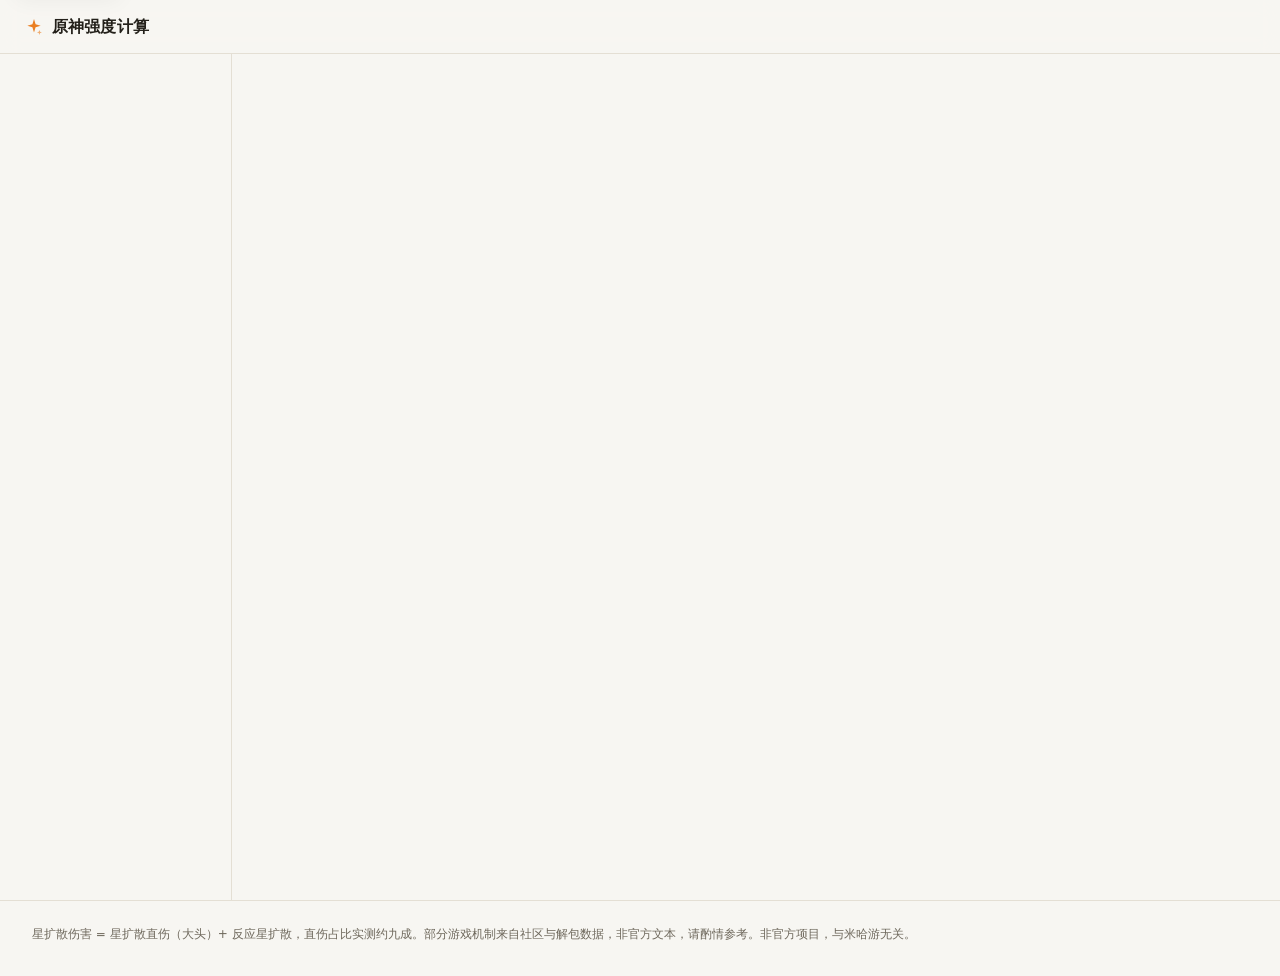
<file: tasks/basics/crit_dist.html>
<!DOCTYPE html>
<html lang="zh-CN">
<head>
<meta charset="utf-8">
<title>暴击·波动 · 页面已迁移</title>
<link rel="icon" type="image/png" href="https://sleepcloudmx.github.io/Others/Image/kenomimi.png">
<link rel="canonical" href="../../index.html#/basics/crit_dist">
<meta http-equiv="refresh" content="0; url=../../index.html#/basics/crit_dist">
</head>
<body>
<p>页面已迁移到 <a href="../../index.html#/basics/crit_dist">原神强度计算 · 暴击·波动</a>。</p>
</body>
</html>
</file>
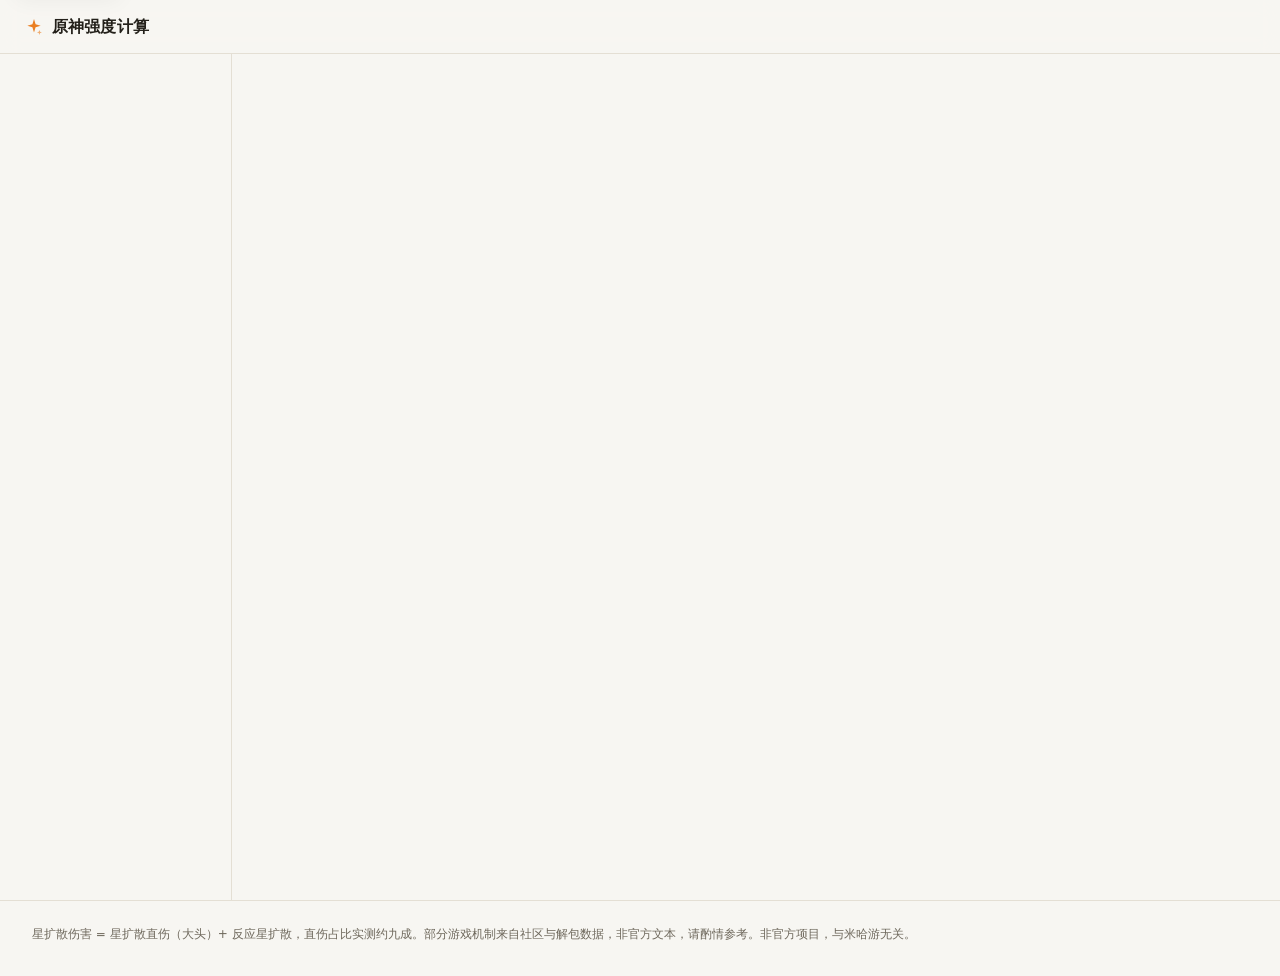
<file: tasks/basics/crit_split.html>
<!DOCTYPE html>
<html lang="zh-CN">
<head>
<meta charset="utf-8">
<title>暴击·分配 · 页面已迁移</title>
<link rel="icon" type="image/png" href="https://sleepcloudmx.github.io/Others/Image/kenomimi.png">
<link rel="canonical" href="../../index.html#/basics/crit_split">
<meta http-equiv="refresh" content="0; url=../../index.html#/basics/crit_split">
</head>
<body>
<p>页面已迁移到 <a href="../../index.html#/basics/crit_split">原神强度计算 · 暴击·分配</a>。</p>
</body>
</html>
</file>
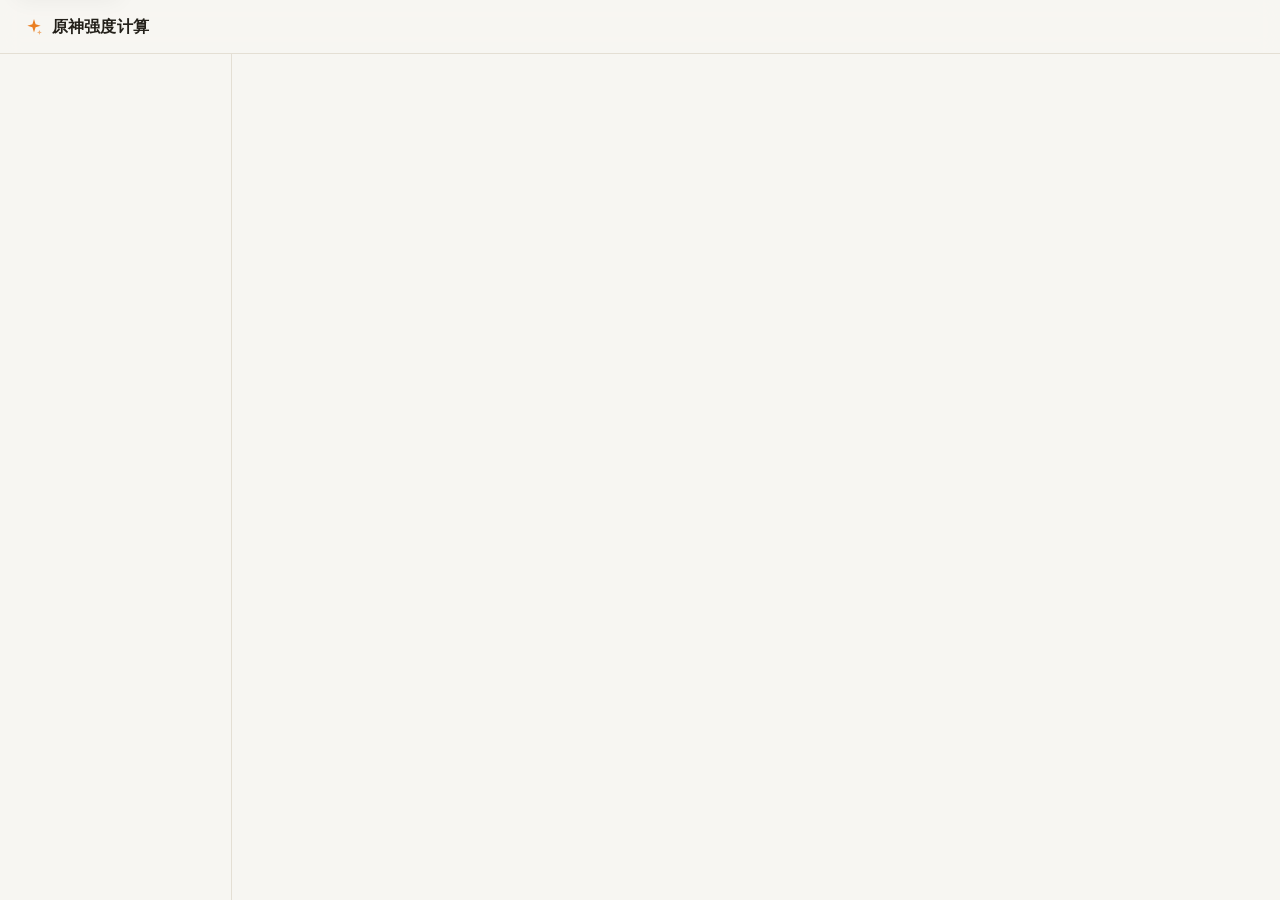
<file: tasks/basics/resistance.html>
<!DOCTYPE html>
<html lang="zh-CN">
<head>
<meta charset="utf-8">
<title>抗性区·减抗收益 · 页面已迁移</title>
<link rel="icon" type="image/png" href="https://sleepcloudmx.github.io/Others/Image/kenomimi.png">
<link rel="canonical" href="../../index.html#/basics/resistance">
<meta http-equiv="refresh" content="0; url=../../index.html#/basics/resistance">
</head>
<body>
<p>页面已迁移到 <a href="../../index.html#/basics/resistance">原神强度计算 · 抗性区·减抗收益</a>。</p>
</body>
</html>
</file>
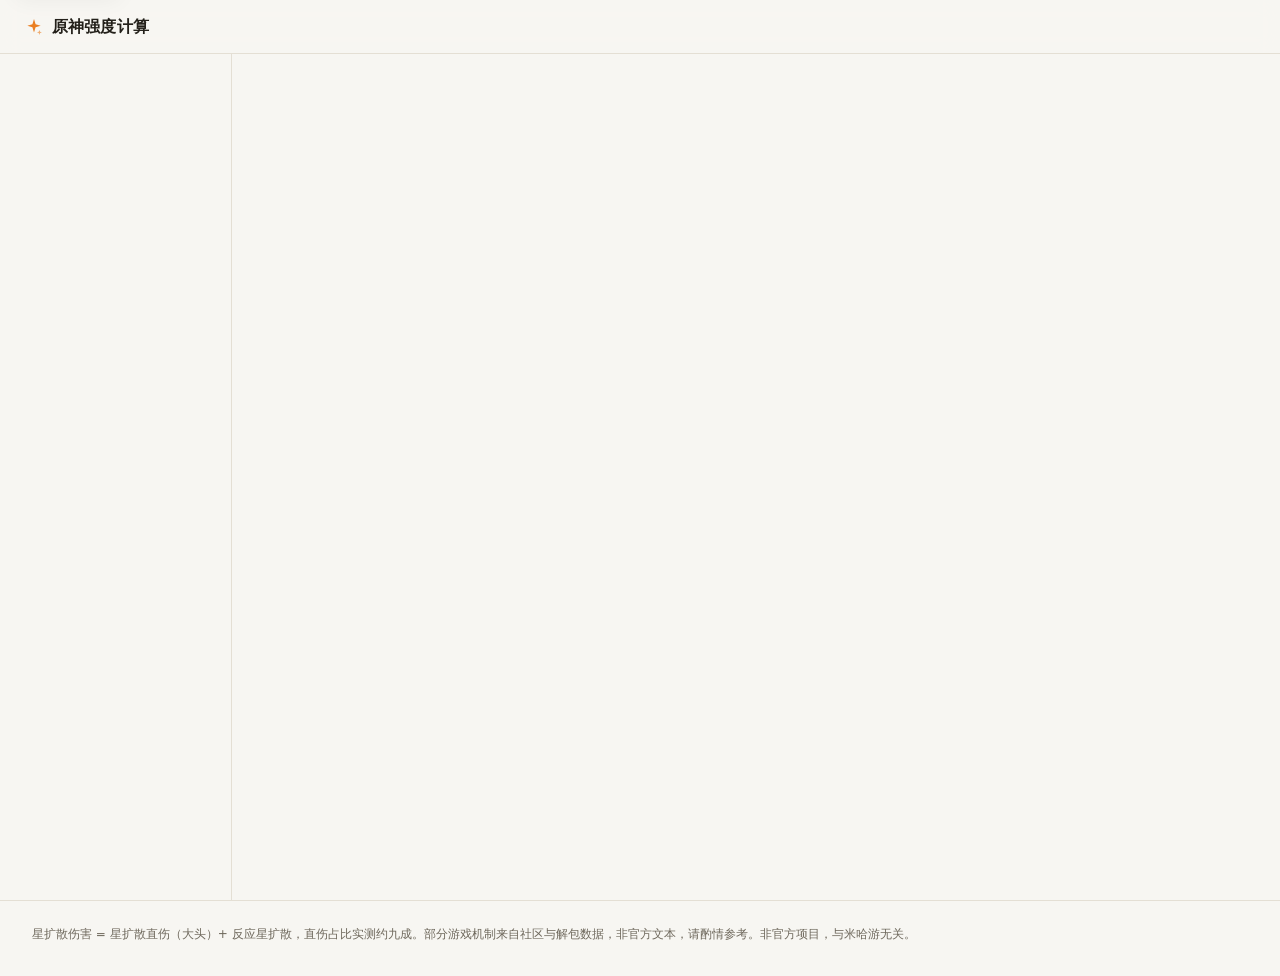
<file: tasks/mizuki/em_crit_map.html>
<!DOCTYPE html>
<html lang="zh-CN">
<head>
<meta charset="utf-8">
<title>瑞希·伤害热图 · 页面已迁移</title>
<link rel="icon" type="image/png" href="https://sleepcloudmx.github.io/Others/Image/kenomimi.png">
<link rel="canonical" href="../../index.html#/mizuki/em_crit_map">
<meta http-equiv="refresh" content="0; url=../../index.html#/mizuki/em_crit_map">
</head>
<body>
<p>页面已迁移到 <a href="../../index.html#/mizuki/em_crit_map">原神强度计算 · 瑞希·伤害热图</a>。</p>
</body>
</html>
</file>
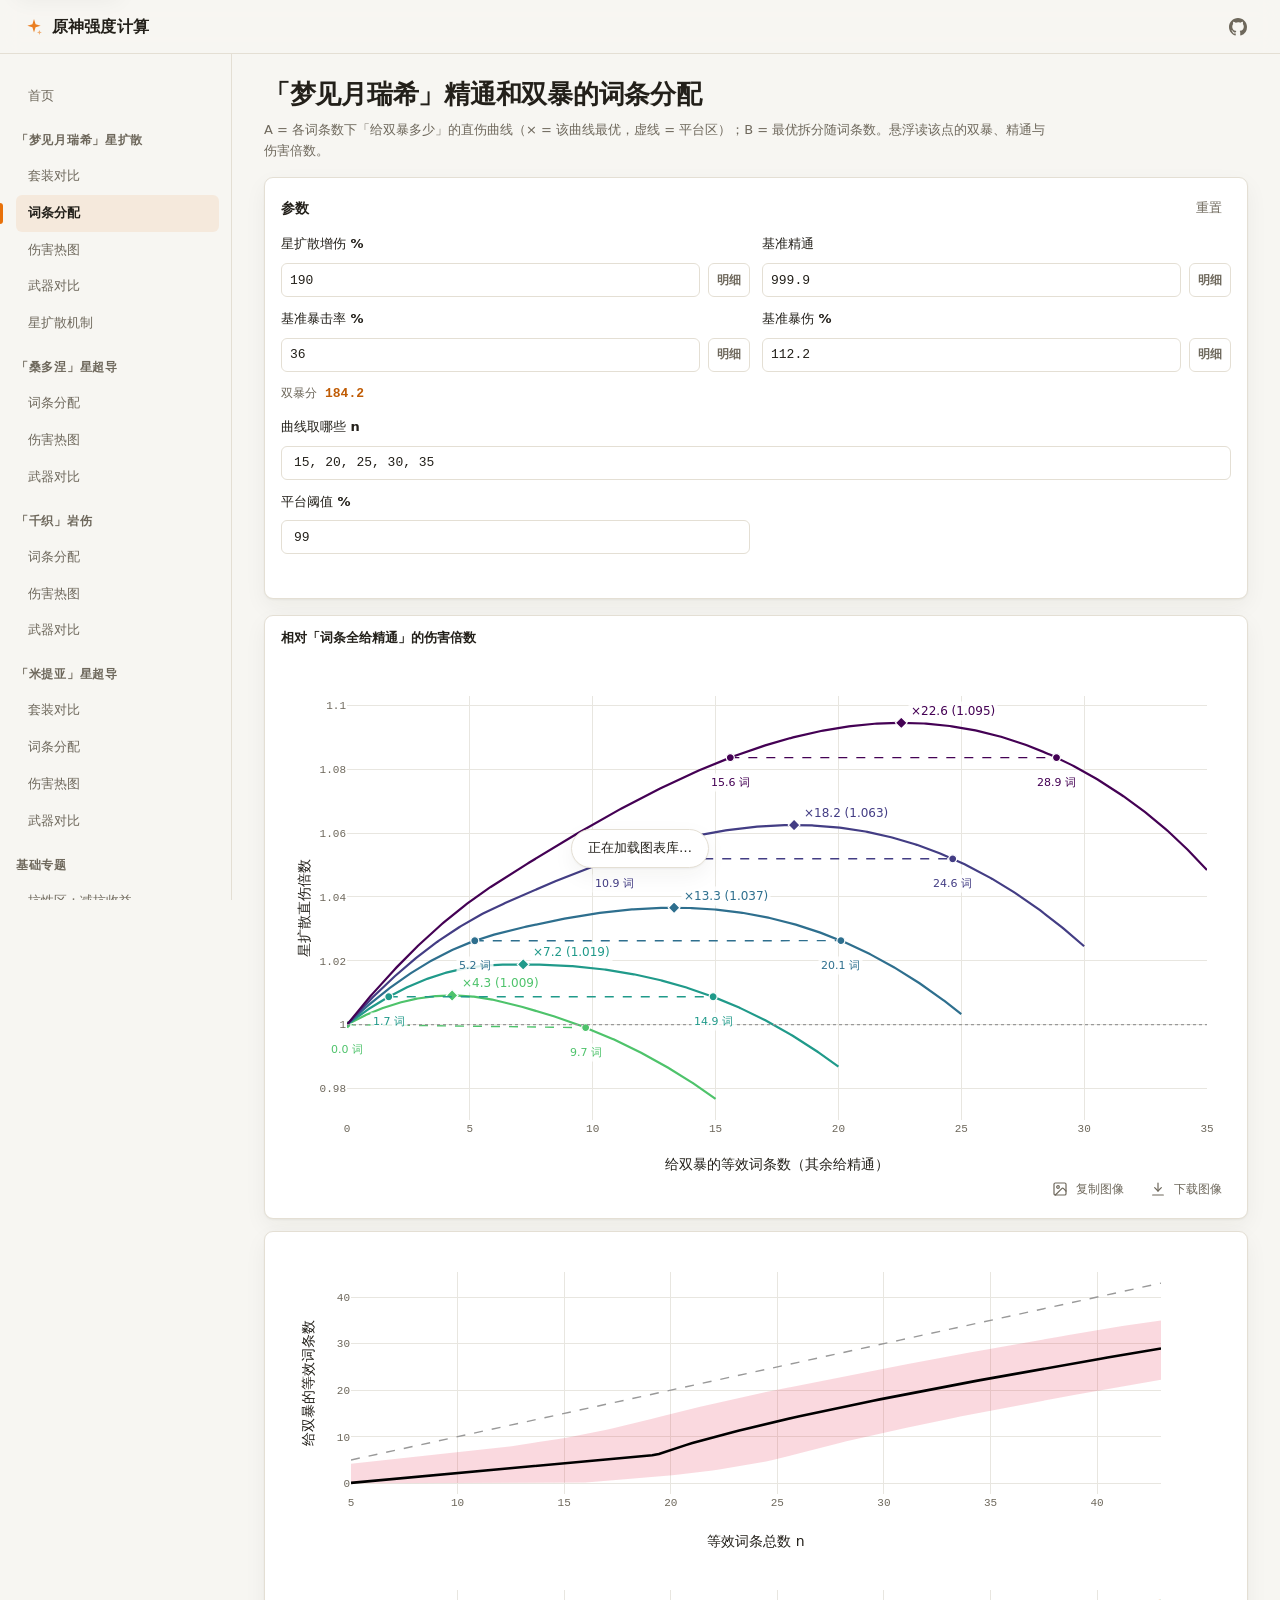
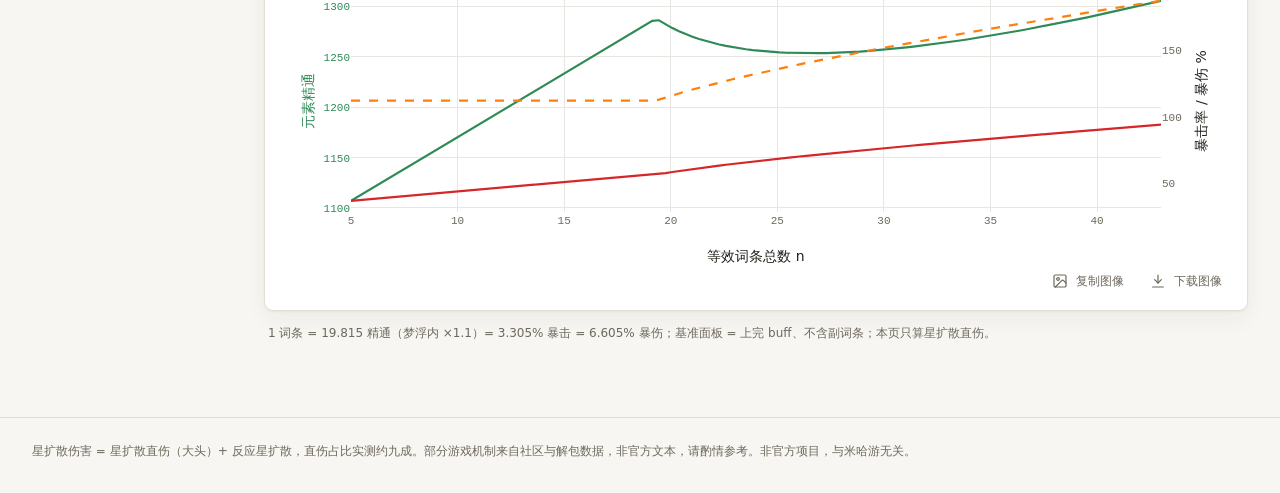
<file: tasks/mizuki/em_vs_crit.html>
<!DOCTYPE html>
<html lang="zh-CN">
<head>
<meta charset="utf-8">
<title>瑞希·词条分配 · 页面已迁移</title>
<link rel="icon" type="image/png" href="https://sleepcloudmx.github.io/Others/Image/kenomimi.png">
<link rel="canonical" href="../../index.html#/mizuki/em_vs_crit">
<meta http-equiv="refresh" content="0; url=../../index.html#/mizuki/em_vs_crit">
</head>
<body>
<p>页面已迁移到 <a href="../../index.html#/mizuki/em_vs_crit">原神强度计算 · 瑞希·词条分配</a>。</p>
</body>
</html>
</file>
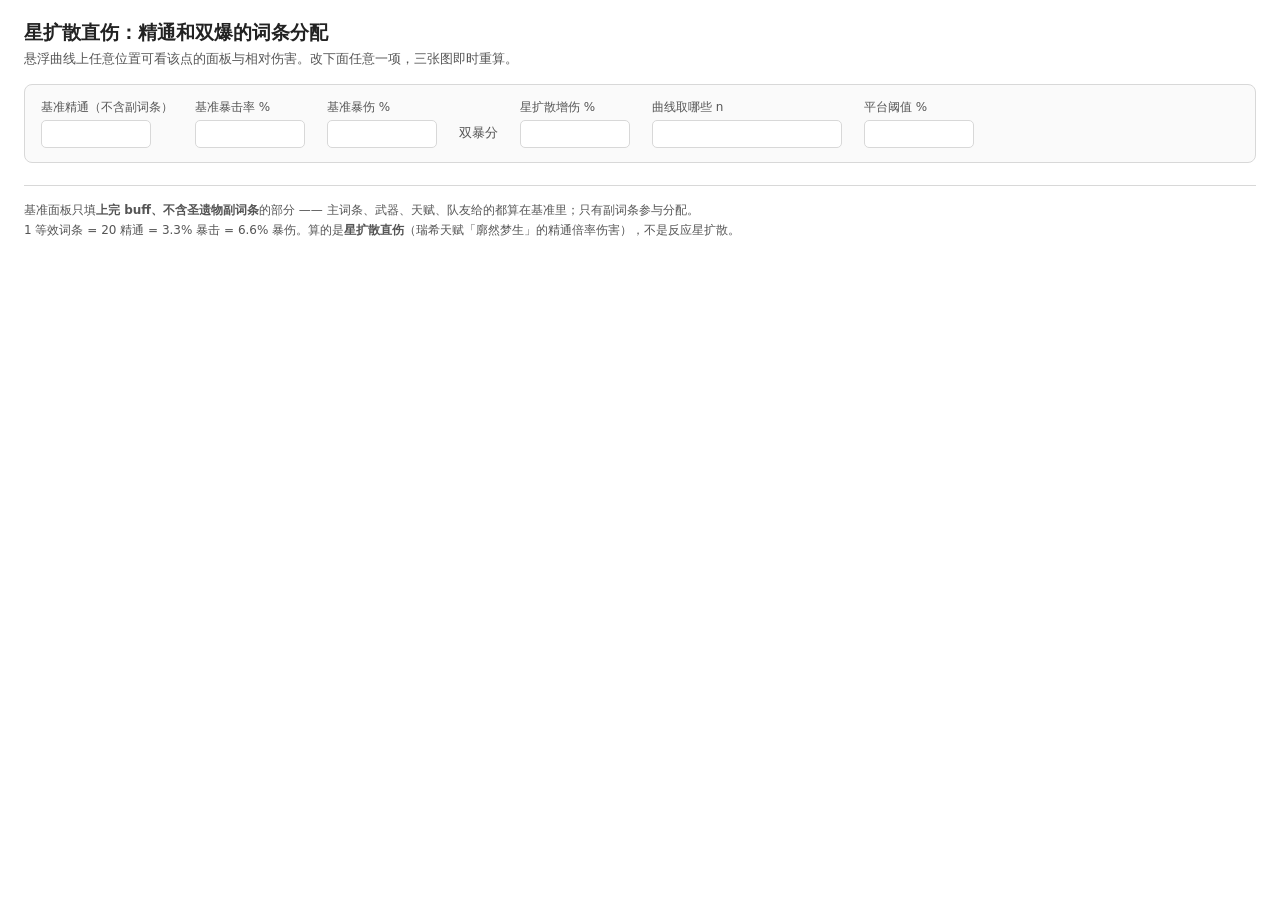
<file: tasks/mizuki/em_vs_crit_web.html>
<!DOCTYPE html>
<html lang="zh-CN">
<head>
<meta charset="utf-8">
<title>星扩散直伤：精通和双爆的词条分配</title>
<script src="https://cdn.plot.ly/plotly-2.35.2.min.js" charset="utf-8"></script>
<style>
  :root { --ink:#222; --muted:#555; --line:#d8d8d8; --bg:#fafafa; }
  * { box-sizing: border-box; }
  body {
    margin: 0; padding: 20px 24px 40px; background: #fff; color: var(--ink);
    font-family: "Microsoft YaHei", "SimHei", system-ui, sans-serif;
  }
  h1 { font-size: 19px; margin: 0 0 4px; }
  .sub { color: var(--muted); font-size: 13px; margin-bottom: 16px; }
  .panel {
    background: var(--bg); border: 1px solid var(--line); border-radius: 8px;
    padding: 14px 16px; margin-bottom: 18px;
    display: flex; flex-wrap: wrap; gap: 14px 22px; align-items: flex-end;
  }
  label { display: flex; flex-direction: column; gap: 4px; font-size: 12px; color: var(--muted); }
  input {
    font: inherit; font-size: 14px; color: var(--ink); width: 110px;
    padding: 5px 8px; border: 1px solid var(--line); border-radius: 5px; background: #fff;
  }
  input[type=text] { width: 190px; }
  .derived {
    font-size: 13px; color: var(--muted); padding-bottom: 6px;
  }
  .derived b { color: var(--ink); font-size: 15px; }
  .plot { width: 100%; }
  footer {
    margin-top: 22px; padding-top: 14px; border-top: 1px solid var(--line);
    font-size: 12px; color: var(--muted); line-height: 1.7;
  }
</style>
</head>
<body>

<h1>星扩散直伤：精通和双爆的词条分配</h1>
<div class="sub">悬浮曲线上任意位置可看该点的面板与相对伤害。改下面任意一项，三张图即时重算。</div>

<div class="panel">
  <label>基准精通（不含副词条）<input id="em" type="number" step="1"></label>
  <label>基准暴击率 %<input id="cr" type="number" step="0.1"></label>
  <label>基准暴伤 %<input id="cd" type="number" step="0.1"></label>
  <div class="derived">双暴分 <b id="score"></b></div>
  <label>星扩散增伤 %<input id="bonus" type="number" step="1"></label>
  <label>曲线取哪些 n<input id="ns" type="text"></label>
  <label>平台阈值 %<input id="level" type="number" step="0.5"></label>
</div>

<div id="figA" class="plot"></div>
<div id="figB" class="plot"></div>

<footer>
  基准面板只填<b>上完 buff、不含圣遗物副词条</b>的部分 —— 主词条、武器、天赋、队友给的都算在基准里；只有副词条参与分配。<br>
  1 等效词条 = 20 精通 = 3.3% 暴击 = 6.6% 暴伤。算的是<b>星扩散直伤</b>（瑞希天赋「廓然梦生」的精通倍率伤害），不是反应星扩散。
</footer>

<script>
const CFG = /*__CONFIG__*/;

// ── 游戏规则（与 tasks/mizuki/em_vs_crit.py 中的实现一一对应，改公式要同时改两处）──
const emTerm = (em) => CFG.coef.em * em / (em + CFG.coef.emOffset);

/** b 个双爆词条在暴击率与暴伤之间最优拆分后的暴击区。 */
function allocAt(b, cr0, cd0) {
  const aStar = b / 2 + (cd0 / CFG.coef.cdPerRoll - cr0 / CFG.coef.crPerRoll) / 2;
  const a = Math.min(Math.max(aStar, 0), b, (100 - cr0) / CFG.coef.crPerRoll);
  return {
    a,
    cr: cr0 + CFG.coef.crPerRoll * a,
    cd: cd0 + CFG.coef.cdPerRoll * (b - a),
  };
}
const critZoneAt = (b, cr0, cd0) => {
  const { cr, cd } = allocAt(b, cr0, cd0);
  return 1 + (cr / 100) * (cd / 100);
};

/** n 个等效词条中给双爆 b 个时的星扩散直伤（任意单位）。 */
function damage(s, n, b) {
  const em = CFG.coef.emPerRoll * (n - b) + s.em;
  return em * (1 + s.bonus + emTerm(em)) * critZoneAt(b, s.cr, s.cd);
}

/** 黄金分割搜索最大值，避免为实现 Brent 写一堆代码。 */
function bestSplit(s, n) {
  const phi = 0.6180339887;
  let lo = 0, hi = n;
  const f = (b) => damage(s, n, b);
  let a = hi - phi * (hi - lo), bb = lo + phi * (hi - lo);
  let fa = f(a), fb = f(bb);
  for (let i = 0; i < 80 && hi - lo > 1e-7; i++) {
    if (fa > fb) { hi = bb; bb = a; fb = fa; a = hi - phi * (hi - lo); fa = f(a); }
    else { lo = a; a = bb; fa = fb; bb = lo + phi * (hi - lo); fb = f(bb); }
  }
  const b = (lo + hi) / 2;
  return { b, f: f(b) };
}

/** 伤害不低于 level × fmax 的双爆词条区间。假定曲线单峰。 */
function plateau(s, n, fmax, level) {
  const steps = 800;
  let lo = null, hi = null;
  for (let i = 0; i <= steps; i++) {
    const b = n * i / steps;
    if (damage(s, n, b) >= level * fmax) { if (lo === null) lo = b; hi = b; }
  }
  return { lo, hi };
}

/** 从分段色带里按 t∈[0,1] 取色，复现 matplotlib 的 viridis_r 采样。 */
function ramp(t) {
  const stops = CFG.viridisR, x = Math.min(Math.max(t, 0), 1) * (stops.length - 1);
  const i = Math.min(Math.floor(x), stops.length - 2), k = x - i;
  const mix = (j) => Math.round(stops[i][j] + (stops[i + 1][j] - stops[i][j]) * k);
  return `rgb(${mix(0)},${mix(1)},${mix(2)})`;
}

// ── 状态 ──
const $ = (id) => document.getElementById(id);
const num = (id, fallback) => {
  const v = parseFloat($(id).value);
  return Number.isFinite(v) ? v : fallback;
};
const parseNs = () => $('ns').value.split(/[,，\s]+/)
  .map((s) => parseFloat(s)).filter((v) => Number.isFinite(v) && v > 1)
  .sort((a, b) => a - b).slice(0, 10);

function readState() {
  const cr = num('cr', CFG.cr), cd = num('cd', CFG.cd);
  return {
    em: num('em', CFG.em), cr, cd,
    bonus: num('bonus', CFG.bonus * 100) / 100,
    ns: parseNs(),
    level: num('level', CFG.level * 100) / 100,
  };
}

// ── 绘制 ──
const SAMPLES = 401;

function buildA(s) {
  const traces = [], annos = [];
  const ns = s.ns.length ? s.ns : CFG.ns;
  const span = Math.max(...ns);

  ns.forEach((n, i) => {
    const color = ramp(CFG.colorFrom + (1 - CFG.colorFrom) * i / Math.max(ns.length - 1, 1));
    const base = damage(s, n, 0);
    const { b: bStar, f: fMax } = bestSplit(s, n);
    const { lo, hi } = plateau(s, n, fMax, s.level);

    const xs = [], ys = [], cd = [];
    for (let k = 0; k <= SAMPLES; k++) {
      const b = n * k / SAMPLES;
      const v = damage(s, n, b);
      const { a, cr, cd: cdmg } = allocAt(b, s.cr, s.cd);
      xs.push(b); ys.push(v / base);
      cd.push([n, b, n - b, cr, cdmg, CFG.coef.emPerRoll * (n - b) + s.em,
               v / base, 100 * v / fMax]);
    }

    traces.push({
      type: 'scatter', mode: 'lines', x: xs, y: ys, customdata: cd,
      name: `共 ${n} 词条`, line: { color, width: 2.2 }, hoverinfo: 'text',
      hovertemplate:
        `共 %{customdata[0]} 词条　双爆 %{customdata[1]:.1f} · 精通 %{customdata[2]:.1f}<br>` +
        `暴击率 %{customdata[3]:.1f}%　暴伤 %{customdata[4]:.1f}%<br>` +
        `精通 %{customdata[5]:.0f}　伤害 ×%{customdata[6]:.4f}<br>` +
        `该曲线最大值的 %{customdata[7]:.1f}%<extra></extra>`,
    });

    if (lo !== null) {
      traces.push({
        type: 'scatter', mode: 'lines', x: [lo, hi], y: [damage(s, n, lo) / base, damage(s, n, hi) / base],
        line: { color, width: 1.4, dash: 'dash' }, hoverinfo: 'skip', showlegend: false,
      });
      for (const x of [lo, hi]) {
        traces.push({
          type: 'scatter', mode: 'markers', x: [x], y: [damage(s, n, x) / base],
          marker: { color, size: 8, line: { color: '#fff', width: 1.2 } },
          hoverinfo: 'skip', showlegend: false,
        });
      }
    }
    traces.push({
      type: 'scatter', mode: 'markers', x: [bStar], y: [fMax / base],
      marker: { color, size: 9, symbol: 'diamond', line: { color: '#fff', width: 1.2 } },
      hoverinfo: 'skip', showlegend: false,
    });

    const common = {
      showarrow: false, font: { size: 12, color },
      bgcolor: 'rgba(255,255,255,0.82)', borderpad: 2,
    };
    annos.push({ ...common, x: bStar, y: fMax / base, xshift: 7, yshift: 2,
                 xanchor: 'left', yanchor: 'bottom', text: `×${bStar.toFixed(1)} (${(fMax / base).toFixed(3)})` });
    if (lo !== null) {
      for (const x of [lo, hi]) {
        annos.push({ ...common, x, y: damage(s, n, x) / base, xshift: 0, yshift: -15,
                     xanchor: 'center', yanchor: 'top', font: { size: 11, color },
                     text: `${x.toFixed(1)} 词` });
      }
    }
  });

  return {
    traces, layout: {
      title: { text: '相对「词条全给精通」的伤害倍数', font: { size: 14 } },
      xaxis: { title: { text: '给双爆的等效词条数（其余给精通）' }, range: [0, span],
               zeroline: false, gridcolor: '#e8e8e8' },
      yaxis: { title: { text: '星扩散直伤倍数' }, gridcolor: '#e8e8e8' },
      shapes: [{ type: 'line', x0: 0, x1: span, y0: 1, y1: 1,
                 line: { color: '#999', width: 1.2, dash: 'dot' } }],
      annotations: annos,
      legend: { x: 0.01, y: 0.99, bgcolor: 'rgba(255,255,255,0.9)' },
      margin: { t: 44, r: 24, b: 52, l: 66 }, height: 520,
      hovermode: 'closest', plot_bgcolor: '#fff', paper_bgcolor: '#fff',
    },
  };
}

function buildB(s) {
  const steps = 121, lo0 = 5, hi0 = Math.max(45, ...(s.ns.length ? s.ns : CFG.ns));
  const ns = [], bs = [], los = [], his = [], ems = [], crs = [], cds = [];
  for (let i = 0; i <= steps; i++) {
    const n = lo0 + (hi0 - lo0) * i / steps;
    const { b: bStar, f: fMax } = bestSplit(s, n);
    const { lo, hi } = plateau(s, n, fMax, s.level);
    ns.push(n); bs.push(bStar); los.push(lo); his.push(hi);
    const { cr, cd } = allocAt(bStar, s.cr, s.cd);
    ems.push(CFG.coef.emPerRoll * (n - bStar) + s.em);
    crs.push(cr); cds.push(cd);
  }

  const traces = [
    { type: 'scatter', mode: 'lines', x: ns, y: his, name: '平台上界', showlegend: false,
      line: { color: 'rgba(220,20,60,0)' }, hoverinfo: 'skip' },
    { type: 'scatter', mode: 'lines', x: ns, y: los, name: `${(s.level * 100).toFixed(0)}% 平台`,
      fill: 'tonexty', fillcolor: 'rgba(220,20,60,0.16)', line: { color: 'rgba(220,20,60,0)' },
      hoverinfo: 'skip' },
    { type: 'scatter', mode: 'lines', x: ns, y: bs, name: '最优双爆词条数（图 A 的 ×）',
      line: { color: '#000', width: 2.6 }, xaxis: 'x', yaxis: 'y' },
    { type: 'scatter', mode: 'lines', x: ns, y: ns, name: '全部词条给双爆',
      line: { color: '#999', width: 1.4, dash: 'dash' }, xaxis: 'x', yaxis: 'y' },
    { type: 'scatter', mode: 'lines', x: ns, y: ems, name: '元素精通',
      line: { color: '#2e8b57', width: 2.2 }, xaxis: 'x2', yaxis: 'y2' },
    { type: 'scatter', mode: 'lines', x: ns, y: crs, name: '暴击率',
      line: { color: '#d62728', width: 2.2 }, xaxis: 'x2', yaxis: 'y3' },
    { type: 'scatter', mode: 'lines', x: ns, y: cds, name: '暴伤',
      line: { color: '#ff7f0e', width: 2.2, dash: 'dash' }, xaxis: 'x2', yaxis: 'y3' },
  ];

  return {
    traces, layout: {
      grid: { rows: 2, columns: 1, pattern: 'independent', roworder: 'top to bottom' },
      xaxis: { title: { text: '等效词条总数 n' }, gridcolor: '#e8e8e8' },
      yaxis: { title: { text: '给双爆的等效词条数' }, gridcolor: '#e8e8e8' },
      xaxis2: { title: { text: '等效词条总数 n' }, gridcolor: '#e8e8e8' },
      yaxis2: { title: { text: '元素精通' }, titlefont: { color: '#2e8b57' },
                tickfont: { color: '#2e8b57' }, gridcolor: '#e8e8e8' },
      yaxis3: { title: { text: '暴击率 / 暴伤 %' }, overlaying: 'y2', side: 'right',
                showgrid: false },
      legend: { x: 0.01, y: 0.99, bgcolor: 'rgba(255,255,255,0.9)' },
      margin: { t: 28, r: 70, b: 52, l: 70 }, height: 620,
      gridcolor: '#e8e8e8', hovermode: 'closest',
      plot_bgcolor: '#fff', paper_bgcolor: '#fff',
    },
  };
}

// ── 主循环 ──
function render() {
  const s = readState();
  $('score').textContent = (s.cr + s.cd / 2).toFixed(1);

  const a = buildA(s), b = buildB(s);
  Plotly.react('figA', a.traces, a.layout, { responsive: true });
  Plotly.react('figB', b.traces, b.layout, { responsive: true });
}

// 初始化输入框
$('em').value = CFG.em;
$('cr').value = CFG.cr;
$('cd').value = CFG.cd;
$('bonus').value = (CFG.bonus * 100).toFixed(0);
$('ns').value = CFG.ns.join(', ');
$('level').value = (CFG.level * 100).toFixed(0);

for (const el of document.querySelectorAll('input')) el.addEventListener('input', render);
render();
</script>
</body>
</html>
</file>
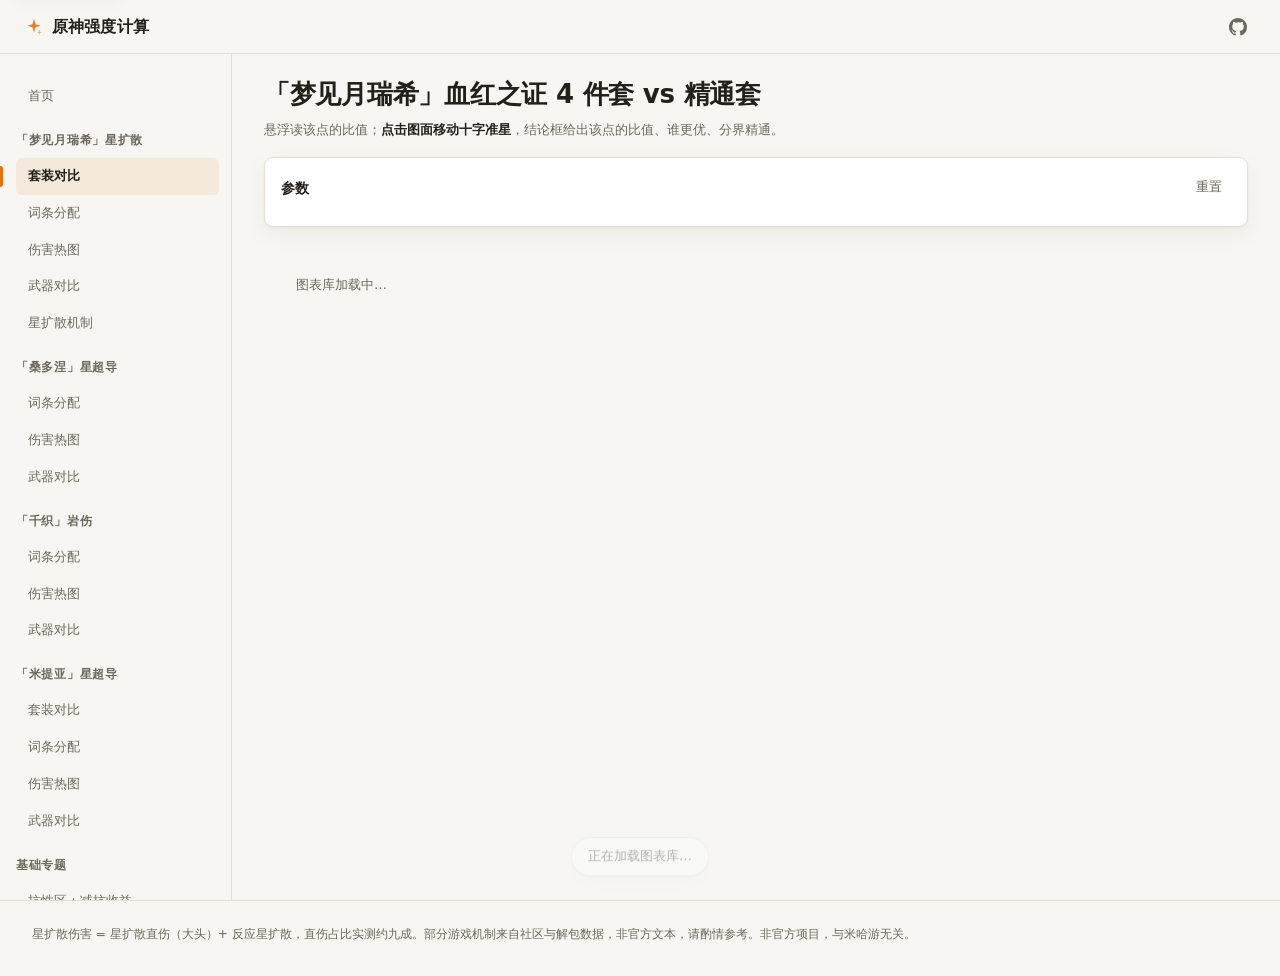
<file: tasks/mizuki/scarlet_vs_em.html>
<!DOCTYPE html>
<html lang="zh-CN">
<head>
<meta charset="utf-8">
<title>瑞希·套装对比 · 页面已迁移</title>
<link rel="icon" type="image/png" href="https://sleepcloudmx.github.io/Others/Image/kenomimi.png">
<link rel="canonical" href="../../index.html#/mizuki/scarlet_vs_em">
<meta http-equiv="refresh" content="0; url=../../index.html#/mizuki/scarlet_vs_em">
</head>
<body>
<p>页面已迁移到 <a href="../../index.html#/mizuki/scarlet_vs_em">原神强度计算 · 瑞希·套装对比</a>。</p>
</body>
</html>
</file>
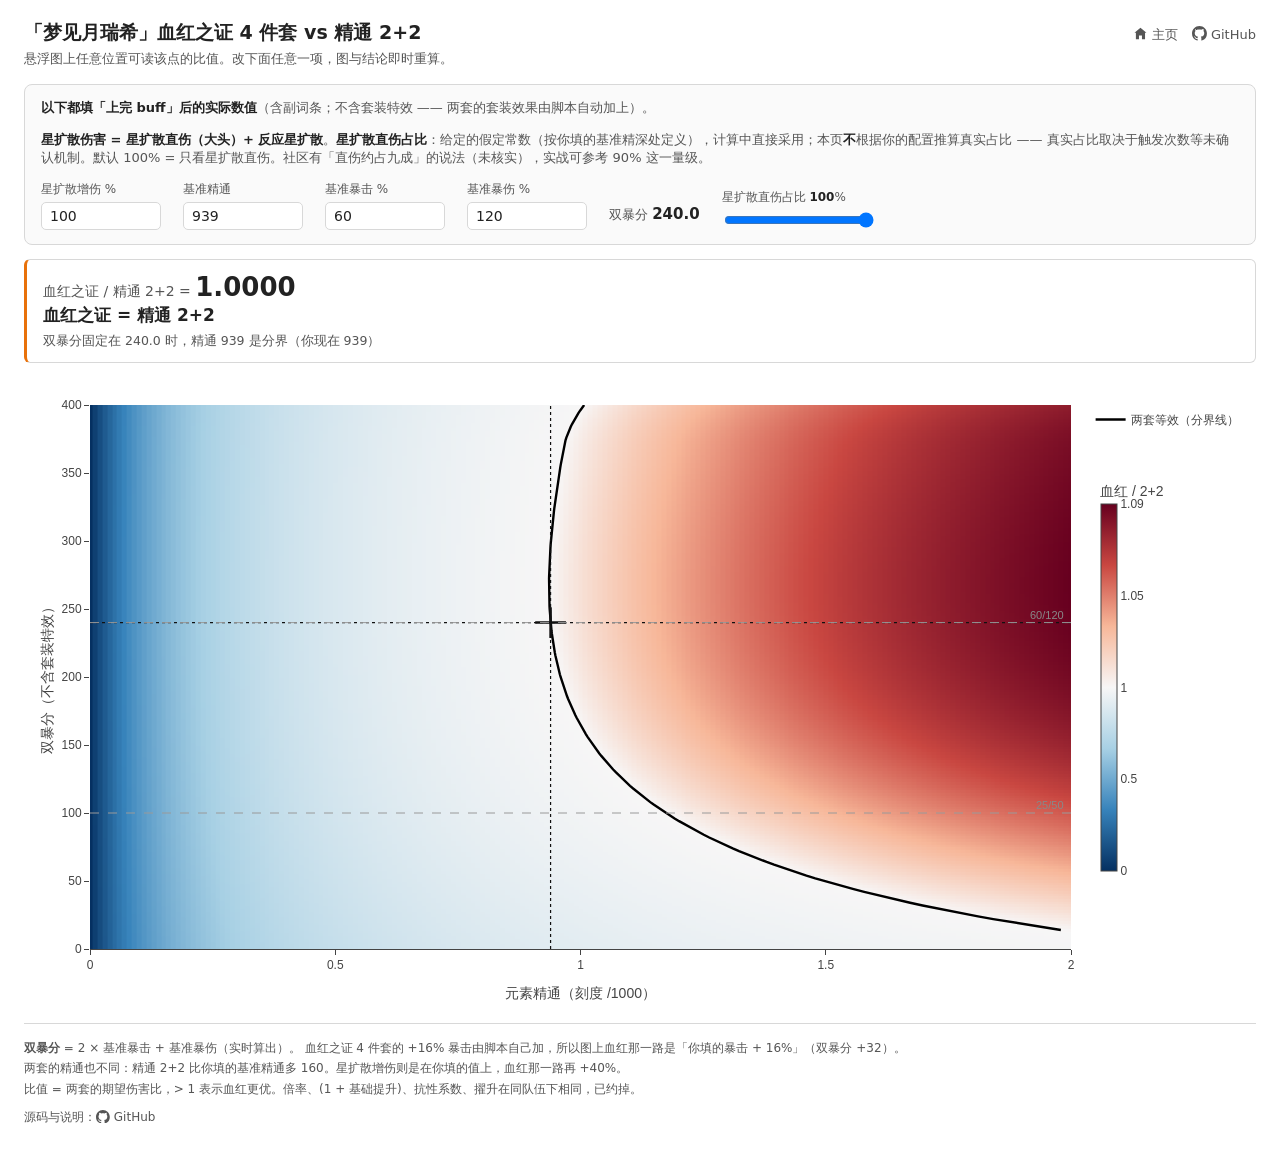
<file: tasks/mizuki/scarlet_vs_em22.html>
<!DOCTYPE html>
<html lang="zh-CN">
<head>
<meta charset="utf-8">
<title>瑞希·套装对比</title>
<link rel="icon" type="image/png" href="https://sleepcloudmx.github.io/Others/Image/kenomimi.png">
<script src="https://cdn.plot.ly/plotly-2.35.2.min.js" charset="utf-8"></script>
<style>
  :root { --ink:#222; --muted:#555; --line:#d8d8d8; --bg:#fafafa; }
  * { box-sizing: border-box; }
  body {
    margin: 0; padding: 20px 24px 40px; background: #fff; color: var(--ink);
    font-family: "Microsoft YaHei", "SimHei", system-ui, sans-serif;
  }
  h1 { font-size: 19px; margin: 0; }
  .head { display: flex; align-items: baseline; justify-content: space-between; gap: 16px; margin-bottom: 4px; font-size: 13px; }
  .repo { color: var(--muted); text-decoration: none; white-space: nowrap; }
  .repo:hover { color: var(--ink); text-decoration: underline; }
  .repo svg { width: 1.15em; height: 1.15em; fill: currentColor; vertical-align: -0.18em; margin-right: 4px; }
  .head .links { white-space: nowrap; }
  .head .links .repo + .repo { margin-left: 14px; }
  .repo-line { margin-top: 8px; }
  .sub { color: var(--muted); font-size: 13px; margin-bottom: 16px; }
  .panel {
    background: var(--bg); border: 1px solid var(--line); border-radius: 8px;
    padding: 14px 16px; margin-bottom: 14px;
    display: flex; flex-wrap: wrap; gap: 14px 22px; align-items: flex-end;
  }
  .panel-note { flex-basis: 100%; font-size: 13px; color: var(--muted); }
  .panel-note b { color: var(--ink); }
  label { display: flex; flex-direction: column; gap: 4px; font-size: 12px; color: var(--muted); }
  input {
    font: inherit; font-size: 14px; color: var(--ink); width: 120px;
    padding: 5px 8px; border: 1px solid var(--line); border-radius: 5px; background: #fff;
  }
  input[type=range] { width: 150px; padding: 0; border: 0; background: transparent; }
  .dval { color: var(--ink); font-weight: 600; }
  .derived { font-size: 13px; color: var(--muted); padding-bottom: 6px; }
  .derived b { color: var(--ink); font-size: 15px; }
  .verdict {
    border: 1px solid var(--line); border-left: 3px solid #e8710a; border-radius: 6px;
    padding: 12px 16px; margin-bottom: 18px;
  }
  .verdict .ratio { font-size: 14px; color: var(--muted); }
  .verdict .ratio b { color: var(--ink); font-size: 26px; font-variant-numeric: tabular-nums; }
  .verdict .who { font-size: 17px; font-weight: bold; margin-top: 2px; }
  .verdict .split { font-size: 12.5px; color: var(--muted); margin-top: 6px; }
  #plot { width: 100%; }
  footer {
    margin-top: 22px; padding-top: 14px; border-top: 1px solid var(--line);
    font-size: 12px; color: var(--muted); line-height: 1.7;
  }
</style>
</head>
<body>

<div class="head">
<h1>「梦见月瑞希」血红之证 4 件套 vs 精通 2+2</h1>
<span class="links"><a class="repo" href="../../index.html"><svg viewBox="0 0 16 16" aria-hidden="true"><path d="M8 1.8 1.6 7.2h1.5v7h3.3v-4.1h3.2v4.1h3.3v-7h1.5L8 1.8z"/></svg>主页</a><a class="repo" href="https://github.com/SleepCloudMX/genshin-strength" target="_blank" rel="noreferrer"><svg viewBox="0 0 16 16" aria-hidden="true"><path d="M8 0c4.42 0 8 3.58 8 8a8.013 8.013 0 0 1-5.45 7.59c-.4.08-.55-.17-.55-.38 0-.27.01-1.13.01-2.2 0-.75-.25-1.23-.54-1.48 1.78-.2 3.65-.88 3.65-3.95 0-.88-.31-1.59-.82-2.15.08-.2.36-1.02-.08-2.12 0 0-.67-.22-2.2.82-.64-.18-1.32-.27-2-.27-.68 0-1.36.09-2 .27-1.53-1.03-2.2-.82-2.2-.82-.44 1.1-.16 1.92-.08 2.12-.51.56-.82 1.28-.82 2.15 0 3.06 1.86 3.75 3.64 3.95-.23.2-.44.55-.51 1.07-.46.21-1.61.55-2.33-.66-.15-.24-.6-.83-1.23-.82-.67.01-.27.38.01.53.34.19.73.9.82 1.13.16.45.68 1.31 2.69.94 0 .67.01 1.3.01 1.49 0 .21-.15.45-.55.38A7.995 7.995 0 0 1 0 8c0-4.42 3.58-8 8-8Z"/></svg>GitHub</a></span>
</div>
<div class="sub">悬浮图上任意位置可读该点的比值。改下面任意一项，图与结论即时重算。</div>

<div class="panel">
  <div class="panel-note"><b>以下都填「上完 buff」后的实际数值</b>（含副词条；不含套装特效 —— 两套的套装效果由脚本自动加上）。</div>
  <div class="panel-note"><b>星扩散伤害 = 星扩散直伤（大头）+ 反应星扩散</b>。<b>星扩散直伤占比</b>：给定的假定常数（按你填的基准精深处定义），计算中直接采用；本页<b>不</b>根据你的配置推算真实占比 —— 真实占比取决于触发次数等未确认机制。默认 100% = 只看星扩散直伤。社区有「直伤约占九成」的说法（未核实），实战可参考 90% 这一量级。</div>
  <!-- min 就是下界（唯一来源）：读数时夹紧，提交时把越界值写回框里；页面上不列范围 -->
  <label>星扩散增伤 %<input id="bonus" type="number" step="5" min="0"></label>
  <label>基准精通<input id="em" type="number" step="10" min="589"></label>
  <label>基准暴击 %<input id="cr" type="number" step="0.1" min="5"></label>
  <label>基准暴伤 %<input id="cd" type="number" step="0.1" min="50"></label>
  <div class="derived">双暴分 <b id="score"></b></div>
  <label><span>星扩散直伤占比 <span class="dval" id="dval">100</span>%</span><input id="d" type="range" min="0" max="100" step="1"></label>
</div>

<div class="verdict">
  <div class="ratio">血红之证 / 精通 2+2 = <b id="ratio">—</b></div>
  <div class="who" id="who">—</div>
  <div class="split" id="split">—</div>
</div>

<div id="plot"></div>

<footer>
  <b>双暴分</b> = 2 × 基准暴击 + 基准暴伤（实时算出）。
  血红之证 4 件套的 +16% 暴击由脚本自己加，所以图上血红那一路是「你填的暴击 + 16%」（双暴分 +32）。<br>
  两套的精通也不同：精通 2+2 比你填的基准精通多 160。星扩散增伤则是在你填的值上，血红那一路再 +40%。<br>
  比值 = 两套的期望伤害比，> 1 表示血红更优。倍率、(1 + 基础提升)、抗性系数、擢升在同队伍下相同，已约掉。
  <div class="repo-line">源码与说明：<a class="repo" href="https://github.com/SleepCloudMX/genshin-strength" target="_blank" rel="noreferrer"><svg viewBox="0 0 16 16" aria-hidden="true"><path d="M8 0c4.42 0 8 3.58 8 8a8.013 8.013 0 0 1-5.45 7.59c-.4.08-.55-.17-.55-.38 0-.27.01-1.13.01-2.2 0-.75-.25-1.23-.54-1.48 1.78-.2 3.65-.88 3.65-3.95 0-.88-.31-1.59-.82-2.15.08-.2.36-1.02-.08-2.12 0 0-.67-.22-2.2.82-.64-.18-1.32-.27-2-.27-.68 0-1.36.09-2 .27-1.53-1.03-2.2-.82-2.2-.82-.44 1.1-.16 1.92-.08 2.12-.51.56-.82 1.28-.82 2.15 0 3.06 1.86 3.75 3.64 3.95-.23.2-.44.55-.51 1.07-.46.21-1.61.55-2.33-.66-.15-.24-.6-.83-1.23-.82-.67.01-.27.38.01.53.34.19.73.9.82 1.13.16.45.68 1.31 2.69.94 0 .67.01 1.3.01 1.49 0 .21-.15.45-.55.38A7.995 7.995 0 0 1 0 8c0-4.42 3.58-8 8-8Z"/></svg>GitHub</a></div>
</footer>

<script>
// ── 游戏规则（与 tasks/mizuki/scarlet_vs_em22.py 一一对应，改公式必须同时改两边）──
const EM_COEF = 6.0;      // 星扩散的精通系数。传统剧变反应是 16，别写错
const EM_OFFSET = 2000.0;

const SCARLET = { em: 0,     critRate: 0.16, swirlBonus: 0.40 };  // 血红之证 4 件套
const EM_2P2  = { em: 160.0, critRate: 0.0,  swirlBonus: 0.0 };   // 精通 2+2

const DEFAULTS = { bonus: 100, em: 939, cr: 60, cd: 120, d: 1.00 };

const EM_MAX = 2000, SCORE_MAX = 400, GRID = 201;

// 参考配装：双暴分 = 2×暴击 + 暴伤
const REFERENCES = [
  { score: 100, label: '25/50' },
  { score: 240, label: '60/120' },
];

// 色带取自 matplotlib 的 RdBu_r，与静态图一致
const COLORSCALE = [
  [0.000, '#053061'], [0.167, '#3783bb'], [0.333, '#a7d0e4'], [0.500, '#f7f6f6'],
  [0.667, '#f7b799'], [0.833, '#c94741'], [1.000, '#67001f'],
];

// ── 游戏公式 ──
const emTerm = (em) => EM_COEF * em / (em + EM_OFFSET);

/** 双暴分 budget（= 2×暴击率 + 暴伤，小数）下的期望暴击区。 */
function critZone(budget, extraCritRate) {
  const total = budget + 2 * extraCritRate;
  const rate = Math.min(total / 4, 1.0);   // 暴击率上限 100%
  const dmg = total - 2 * rate;            // 由 2×暴击率 + 暴伤 = 双暴分 解出
  return 1 + rate * dmg;
}

/** 血红之证 / 精通 2+2 的期望伤害比。score 为双暴分小数，不含套装特效。
 *  d = 星扩散直伤占比，定义在 ref 处（该处直伤占比 = d ↔ 反应折算精通 W = ref·(1−d)/d）；
 *  线性项写作 d·e + (1−d)·ref（= (e + W)·d，与 W 写法等价，且 d = 0 时不除零）。 */
function ratio(em, score, bonus, d, ref) {
  const hit = (build) => {
    const e = em + build.em;
    const lin = d * e + (1 - d) * ref;
    return lin * (1 + emTerm(e) + bonus + build.swirlBonus) * critZone(score, build.critRate);
  };
  return hit(SCARLET) / hit(EM_2P2);
}

/** 该双暴分下比值为 1 的精通。区间内无交点时返回 { none: 'scarlet' | 'em22' }。 */
function breakEven(score, bonus, d, ref) {
  const f = (em) => ratio(em, score, bonus, d, ref) - 1;
  if (f(0) > 0) return { none: 'scarlet' };    // 起始端就已血红更优（低占比时出现）
  if (f(EM_MAX) <= 0) return { none: 'em22' }; // 全区间都是 2+2 更优
  let lo = 0, hi = EM_MAX;                     // f(0) ≤ 0 < f(hi)
  for (let i = 0; i < 60; i++) {
    const mid = (lo + hi) / 2;
    if (f(mid) < 0) lo = mid; else hi = mid;
  }
  return { x: (lo + hi) / 2 };
}

/** 分界线（逐行求根的参数曲线）的坐标。只依赖 s 的标量参数 —— 拖动滑条时只重算它。 */
function dividerPoints(s) {
  const bx = [], by = [];
  for (let j = 0; j <= GRID - 1; j++) {
    const sc = SCORE_MAX * j / (GRID - 1);
    const root = breakEven(sc / 100, s.bonus, s.d, s.em);
    if (root.x !== undefined) { bx.push(root.x); by.push(sc); }
  }
  return { bx, by };
}
const mkDividerTrace = (bx, by) => ({
  type: 'scatter', mode: 'lines', x: bx, y: by, name: '两套等效（分界线）',
  line: { color: '#000', width: 2.4 }, hoverinfo: 'skip',
});

// ── 状态 ──
const $ = (id) => document.getElementById(id);
/** 下界写在各输入的 min 上（唯一来源）：读数时夹紧，提交（失焦 / 回车）时写回框里；页面上不列范围。 */
const clampTo = (el, v) => {
  const lo = parseFloat(el.min), hi = parseFloat(el.max);
  if (Number.isFinite(lo)) v = Math.max(v, lo);
  if (Number.isFinite(hi)) v = Math.min(v, hi);
  return v;
};
const num = (id, fallback) => {
  const el = $(id);
  const v = parseFloat(el.value);
  return Number.isFinite(v) ? clampTo(el, v) : fallback;
};
const readState = () => {
  const cr = num('cr', DEFAULTS.cr), cd = num('cd', DEFAULTS.cd);
  return {
    bonus: num('bonus', DEFAULTS.bonus) / 100,
    em: num('em', DEFAULTS.em),
    score: 2 * cr + cd,      // 双暴分 = 2×暴击 + 暴伤，由输入实时算出
    d: num('d', DEFAULTS.d * 100) / 100,
  };
};

// ── 绘制 ──
/**
 * Plotly 没有 matplotlib 的 TwoSlopeNorm，得手动模拟。
 *
 * 注意 Plotly 自带的 `zmid` **不是**同一回事：它把 zmin/zmax 等比拉伸成以 zmid
 * 为算术中心，色带仍是线性映射，于是「比值略高于 1」的窄带会被压成几乎看不见的
 * 一小段。这里改成**分段**压缩：1.0 → 0.5，两侧各占色带的一半，与静态图一致。
 *
 * 返回 toT（比值 → 色带位置）与 lo/hi，供色条刻度反查。
 */
function makeColorMap(values) {
  let lo = Infinity, hi = -Infinity;
  for (const row of values) for (const v of row) { if (v < lo) lo = v; if (v > hi) hi = v; }
  lo = Math.min(lo, 1 - 1e-9);      // 防止全区间在同侧时除零
  hi = Math.max(hi, 1 + 1e-9);
  return {
    lo, hi,
    toT: (v) => (v <= 1 ? 0.5 * (v - lo) / (1 - lo) : 0.5 + 0.5 * (v - 1) / (hi - 1)),
  };
}

function buildPlot(s) {
  const ems = Array.from({ length: GRID }, (_, i) => EM_MAX * i / (GRID - 1));
  const scores = Array.from({ length: GRID }, (_, j) => SCORE_MAX * j / (GRID - 1));
  const raw = scores.map((sc) => ems.map((em) => ratio(em, sc / 100, s.bonus, s.d, s.em)));

  const cmap = makeColorMap(raw);
  const z = raw.map((row) => row.map(cmap.toT));

  // 色条刻度：两侧各取中点，外加 1.0
  const tickVals = [cmap.lo, (cmap.lo + 1) / 2, 1, (1 + cmap.hi) / 2, cmap.hi];
  const round2 = (v) => Math.round(v * 100) / 100;

  const traces = [{
    type: 'heatmap', x: ems, y: scores, z, customdata: raw,
    colorscale: COLORSCALE, zmin: 0, zmax: 1,
    hovertemplate:
      '精通 %{x:.0f}　双暴分 %{y:.1f}<br>血红 / 2+2 = <b>%{customdata:.4f}</b><extra></extra>',
    colorbar: {
      title: { text: '血红 / 2+2' }, thickness: 16, len: 0.75,
      tickvals: tickVals.map(cmap.toT), ticktext: tickVals.map(round2),
    },
  }];

  // 分界线：逐行求根后画参数曲线，不交给 Plotly 的 contour 自己追。
  // iDivider 记下索引：拖动滑条时只替换这一条（未变的 trace 传同一对象，react 按引用跳过重绘）。
  const { bx, by } = dividerPoints(s);
  const iDivider = traces.length;
  traces.push(mkDividerTrace(bx, by));

  // 输入定位的十字准星
  traces.push({
    type: 'scatter', mode: 'markers', x: [s.em], y: [s.score],
    marker: { symbol: 'cross-thin-open', size: 22, color: '#111', line: { width: 2.5, color: '#111' } },
    showlegend: false, hoverinfo: 'skip',
  });

  const shapes = [
    { type: 'line', x0: s.em, x1: s.em, y0: 0, y1: SCORE_MAX,
      line: { color: '#111', width: 1.2, dash: 'dot' } },
    { type: 'line', x0: 0, x1: EM_MAX, y0: s.score, y1: s.score,
      line: { color: '#111', width: 1.2, dash: 'dot' } },
  ];
  const annotations = [];
  for (const r of REFERENCES) {
    shapes.push({ type: 'line', x0: 0, x1: EM_MAX, y0: r.score, y1: r.score,
                  line: { color: '#999', width: 1, dash: 'dash' } });
    annotations.push({ x: EM_MAX * 0.995, y: r.score, xanchor: 'right', yanchor: 'bottom',
                       text: r.label, showarrow: false, font: { size: 11, color: '#888' } });
  }

  return {
    traces, iDivider, layout: {
      xaxis: { title: { text: '元素精通（刻度 /1000）' }, range: [0, EM_MAX],
               tickvals: [0, 500, 1000, 1500, 2000], ticktext: ['0', '0.5', '1', '1.5', '2'],
               zeroline: false, gridcolor: '#e8e8e8' },
      yaxis: { title: { text: '双暴分（不含套装特效）' }, range: [0, SCORE_MAX],
               gridcolor: '#e8e8e8' },
      shapes, annotations,
      margin: { t: 24, r: 24, b: 52, l: 66 }, height: 620,
      hovermode: 'closest', plot_bgcolor: '#fff', paper_bgcolor: '#fff',
    },
  };
}

let figCache = { traces: null, layout: null, iDivider: 1 };

/** 结论条（比值 / 谁优 / 分界）—— 轻量路径也要刷新它。 */
function updateVerdict(s) {
  const r = ratio(s.em, s.score / 100, s.bonus, s.d, s.em);
  $('ratio').textContent = r.toFixed(4);
  const margin = Math.abs(r - 1) * 100;
  if (margin.toFixed(1) === '0.0') {          // 差距显示不出来时不写谁优
    $('who').textContent = '血红之证 = 精通 2+2';
    $('who').style.color = '';
  } else {
    const better = r > 1 ? '血红之证' : '精通 2+2';
    $('who').textContent = `${better} 优 ${margin.toFixed(1)}%`;
    $('who').style.color = r > 1 ? '#a03030' : '#2a6099';
  }
  const be = breakEven(s.score / 100, s.bonus, s.d, s.em);
  $('split').textContent = be.x !== undefined
    ? `双暴分固定在 ${s.score.toFixed(1)} 时，精通 ${be.x.toFixed(0)} 是分界（你现在 ${s.em.toFixed(0)}）`
    : be.none === 'scarlet'
      ? `双暴分 ${s.score.toFixed(1)} 下，全区间都是血红之证更优`
      : `双暴分 ${s.score.toFixed(1)} 下，全区间都是精通 2+2 更优`;
}

function render() {
  const s = readState();
  $('dval').textContent = (s.d * 100).toFixed(0);
  $('score').textContent = s.score.toFixed(1);
  updateVerdict(s);
  const fig = buildPlot(s);
  figCache = { traces: fig.traces, layout: fig.layout, iDivider: fig.iDivider };
  Plotly.react('plot', fig.traces, fig.layout, { responsive: true });
}

/** 拖动滑条时的轻量刷新：只重算并替换分界线（其余 trace 传同一对象，react 按引用跳过重绘），
 *  热力图保持上一次全量结果，松手（change）后再全量同步。 */
function renderLight() {
  const s = readState();
  $('dval').textContent = (s.d * 100).toFixed(0);
  updateVerdict(s);
  if (!figCache.traces) { render(); return; }
  const { bx, by } = dividerPoints(s);
  const traces = figCache.traces.slice();
  traces[figCache.iDivider] = mkDividerTrace(bx, by);
  Plotly.react('plot', traces, figCache.layout, { responsive: true });
}

$('bonus').value = DEFAULTS.bonus;
$('em').value = DEFAULTS.em;
$('cr').value = DEFAULTS.cr;
$('cd').value = DEFAULTS.cd;
$('d').value = DEFAULTS.d * 100;

// 滑条拖动会连续触发 —— 按帧合并，一帧最多重画一次
let renderQueued = false;
function queueRender() {
  if (renderQueued) return;
  renderQueued = true;
  requestAnimationFrame(() => { renderQueued = false; render(); });
}
let lightQueued = false;
function queueLight() {
  if (lightQueued) return;
  lightQueued = true;
  requestAnimationFrame(() => { lightQueued = false; renderLight(); });
}
// 滑条走轻量路径（拖动中只更新分界线与结论条）；松手 change 时全量同步热力图
for (const el of document.querySelectorAll('input')) {
  if (el.id === 'd') continue;
  el.addEventListener('input', queueRender);
}
$('d').addEventListener('input', queueLight);
$('d').addEventListener('change', queueRender);   // render() 无缓存，天然全量

// 提交（失焦的 change / 回车）：越界值写回框里，再按修正后的值重算 —— 与读数时的夹紧同源（min）
function commitInput(el) {
  const v = parseFloat(el.value);
  if (!Number.isFinite(v)) return;
  const c = clampTo(el, v);
  if (c === v) return;
  el.value = c;
  queueRender();
}
document.addEventListener('change', (e) => {
  if (e.target instanceof HTMLInputElement && e.target.type === 'number') commitInput(e.target);
});
document.addEventListener('keydown', (e) => {
  if (e.key === 'Enter' && e.target instanceof HTMLInputElement && e.target.type === 'number') {
    e.preventDefault();
    commitInput(e.target);
  }
});
render();
</script>
</body>
</html>
</file>
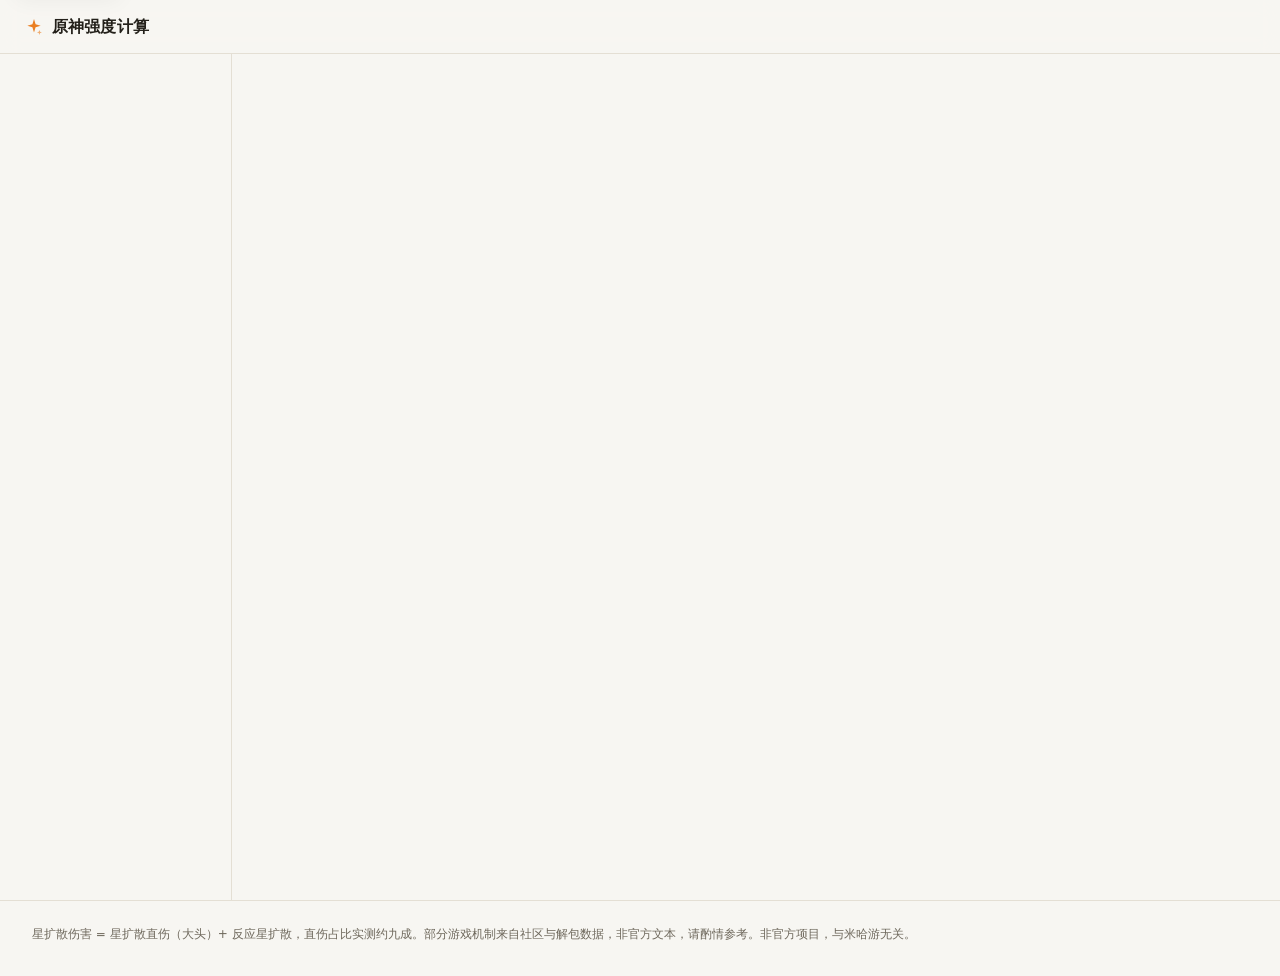
<file: tasks/sandrone/star_superconduct.html>
<!DOCTYPE html>
<html lang="zh-CN">
<head>
<meta charset="utf-8">
<title>桑多涅·伤害热图 · 页面已迁移</title>
<link rel="icon" type="image/png" href="https://sleepcloudmx.github.io/Others/Image/kenomimi.png">
<link rel="canonical" href="../../index.html#/sandrone/star_superconduct">
<meta http-equiv="refresh" content="0; url=../../index.html#/sandrone/star_superconduct">
</head>
<body>
<p>页面已迁移到 <a href="../../index.html#/sandrone/star_superconduct">原神强度计算 · 桑多涅·伤害热图</a>。</p>
</body>
</html>
</file>
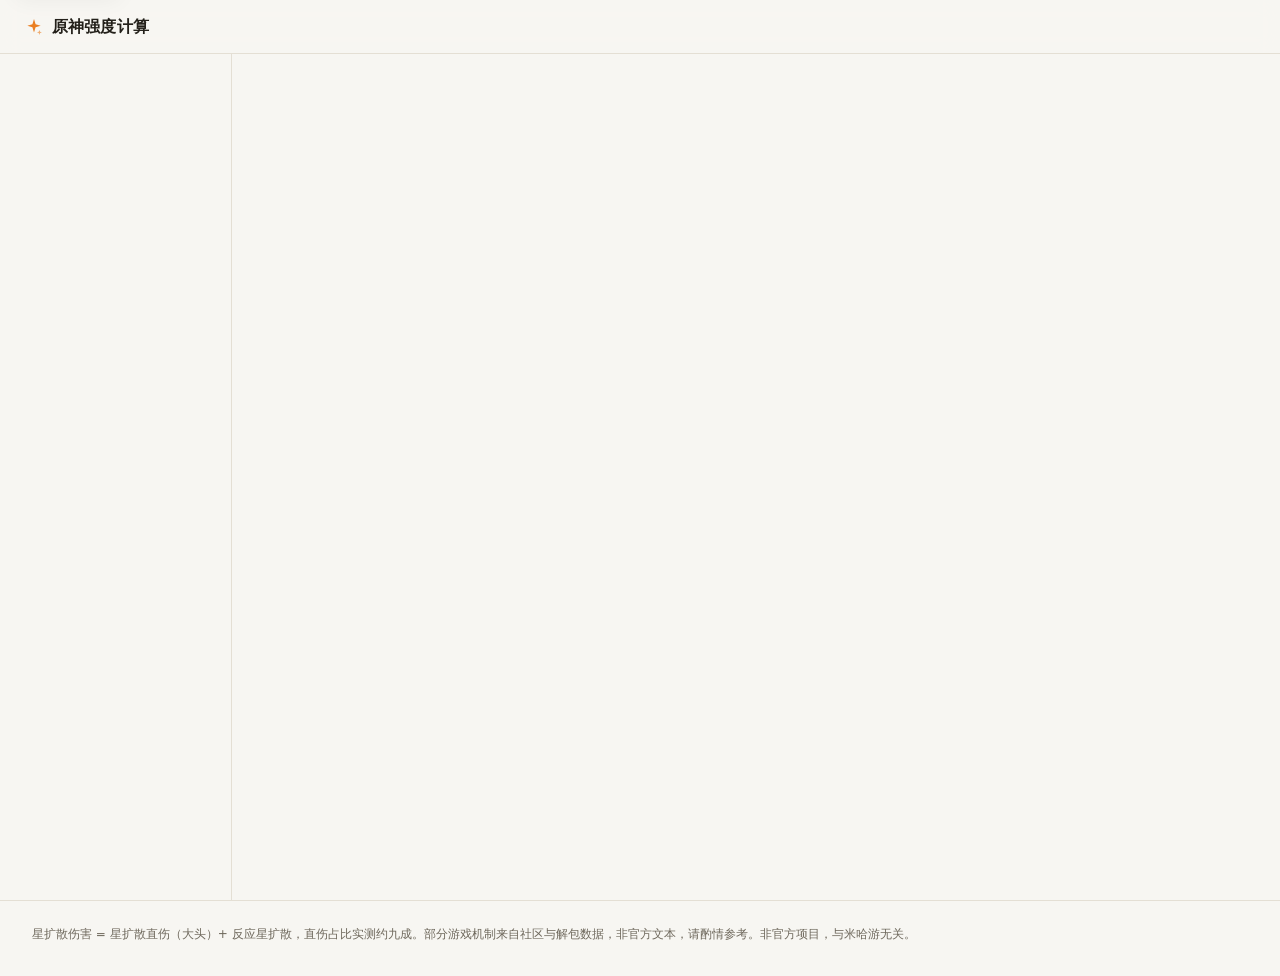
<file: tasks/sandrone/weapon_compare.html>
<!DOCTYPE html>
<html lang="zh-CN">
<head>
<meta charset="utf-8">
<title>桑多涅·武器对比 · 页面已迁移</title>
<link rel="icon" type="image/png" href="https://sleepcloudmx.github.io/Others/Image/kenomimi.png">
<link rel="canonical" href="../../index.html#/sandrone/weapon_compare">
<meta http-equiv="refresh" content="0; url=../../index.html#/sandrone/weapon_compare">
</head>
<body>
<p>页面已迁移到 <a href="../../index.html#/sandrone/weapon_compare">原神强度计算 · 桑多涅·武器对比</a>。</p>
</body>
</html>
</file>
<file: web/css/app.css>
/* ==========================================================================
   原神强度计算 —— 站点样式（唯一一份）
   结构：令牌 → 基础 → 顶栏 → 侧栏 → 舞台/页面 → 卡片与图表 → 结论条
        → 悬浮卡片 → 参数面板 → 控件 → 表格 → 首页 → 说明页排版
        → 页脚 → 响应式 → 无障碍
   ========================================================================== */

/* --- 设计令牌 ------------------------------------------------------------- */
:root {
  --bg: #f7f6f2;
  --surface: #ffffff;
  --surface-2: #f2efe8;
  --border: #e4dfd4;
  --border-strong: #d5cfc1;
  --text: #23201a;
  --text-dim: #6e685c;
  --accent: #e8710a;
  --accent-deep: #c05c05;
  --accent-soft: rgba(232, 113, 10, .09);
  --ok: #2e8b57;
  --bad: #c0392b;
  --grid: rgba(35, 32, 26, .10);
  --teal: #1f7a7a;      /* 精通 */
  --plum: #9a4f6e;      /* 双暴 */
  --steel: #4a6fa5;     /* 梯度箭头 */

  --font: system-ui, -apple-system, "Segoe UI", "Microsoft YaHei", "PingFang SC", "Noto Sans CJK SC", sans-serif;
  --mono: Consolas, "Cascadia Mono", ui-monospace, SFMono-Regular, Menlo, monospace;

  --fs-xs: 12px;
  --fs-sm: 13px;
  --fs: 14px;
  --fs-lg: 16px;
  --fs-xl: 20px;
  --fs-2xl: 26px;

  --r-sm: 6px;
  --r-md: 9px;
  --r-pill: 999px;

  --sp-1: 4px;
  --sp-2: 8px;
  --sp-3: 12px;
  --sp-4: 16px;
  --sp-5: 24px;
  --sp-6: 32px;

  --topbar-h: 54px;
  --shadow-1: 0 1px 2px rgba(35, 32, 26, .05), 0 8px 22px rgba(35, 32, 26, .05);
  --shadow-2: 0 4px 18px rgba(35, 32, 26, .13);
  --dur: .16s;
}

/* --- 基础 ---------------------------------------------------------------- */
*, *::before, *::after { box-sizing: border-box; }

html, body { height: 100%; }

body {
  margin: 0;
  background: var(--bg);
  color: var(--text);
  font-family: var(--font);
  font-size: var(--fs);
  line-height: 1.6;
  -webkit-font-smoothing: antialiased;
}

h1, h2, h3 { margin: 0; font-weight: 650; line-height: 1.3; }
p { margin: 0; }
a { color: var(--accent-deep); text-decoration: none; }
a:hover { text-decoration: underline; }

:focus-visible {
  outline: 2px solid var(--accent);
  outline-offset: 2px;
  border-radius: var(--r-sm);
}

.sr-only {
  position: absolute; width: 1px; height: 1px; margin: -1px;
  padding: 0; overflow: hidden; clip: rect(0 0 0 0); white-space: nowrap; border: 0;
}

.skip {
  position: absolute; left: var(--sp-4); top: -48px; z-index: 60;
  padding: var(--sp-2) var(--sp-4); border-radius: var(--r-sm);
  background: var(--surface); border: 1px solid var(--border); box-shadow: var(--shadow-1);
  transition: top var(--dur) ease-out;
}
.skip:focus { top: var(--sp-2); }

/* --- 顶栏 ---------------------------------------------------------------- */
.topbar {
  position: sticky; top: 0; z-index: 40;
  height: var(--topbar-h);
  display: flex; align-items: center; gap: var(--sp-3);
  padding: 0 var(--sp-5);
  background: rgba(247, 246, 242, .88);
  backdrop-filter: blur(10px);
  border-bottom: 1px solid var(--border);
}

.brand { display: flex; align-items: center; gap: var(--sp-2); color: var(--text); }
.brand:hover { text-decoration: none; }
.brand__mark { color: var(--accent); flex: none; }
.brand__name { font-size: var(--fs-lg); font-weight: 650; letter-spacing: .01em; }
.topbar__actions { margin-left: auto; display: flex; gap: var(--sp-2); }

/* 侧栏常驻时这个按钮无处可去；只在窄屏出现（见响应式） */
.iconbtn.topbar__menu { display: none; }

.iconbtn {
  display: inline-flex; align-items: center; justify-content: center;
  width: 36px; height: 36px;
  background: transparent; color: var(--text-dim);
  border: 1px solid transparent; border-radius: var(--r-sm);
  cursor: pointer;
  transition: background var(--dur), color var(--dur), border-color var(--dur);
}
.iconbtn:hover { background: var(--surface-2); color: var(--text); border-color: var(--border); }

/* --- 布局骨架 ------------------------------------------------------------- */
.layout {
  display: grid;
  grid-template-columns: 232px minmax(0, 1fr);
  align-items: start;
}

.sidenav {
  position: sticky; top: var(--topbar-h);
  height: calc(100dvh - var(--topbar-h));
  overflow-y: auto;
  padding: var(--sp-5) var(--sp-3) var(--sp-5) var(--sp-4);
  border-right: 1px solid var(--border);
}

.nav__group {
  font-size: var(--fs-xs); font-weight: 600; letter-spacing: .06em;
  color: var(--text-dim);
  margin: var(--sp-4) 0 var(--sp-2);
}
.nav__group:first-child { margin-top: 0; }

.nav__item {
  position: relative;
  display: flex; align-items: center;
  min-height: 34px; padding: var(--sp-2) var(--sp-3);
  border-radius: var(--r-sm);
  color: var(--text-dim); font-size: var(--fs-sm); font-weight: 500;
  transition: background var(--dur), color var(--dur);
}
.nav__item:hover { background: var(--surface-2); color: var(--text); text-decoration: none; }
.nav__item.is-active { background: var(--accent-soft); color: var(--text); font-weight: 600; }
.nav__item.is-active::before {
  content: ""; position: absolute; left: calc(-1 * var(--sp-4)); top: 8px; bottom: 8px;
  width: 3px; border-radius: 0 3px 3px 0; background: var(--accent);
}

.scrim { display: none; }

/* --- 舞台与页面 ----------------------------------------------------------- */
.stage {
  min-width: 0;
  padding: var(--sp-5) var(--sp-6) 72px;
  outline: none;
}

.page { max-width: none; }
.page--doc { max-width: 1000px; margin: 0 auto; }
.page--doc .prose { max-width: none; }   /* 正文与计算器卡片同宽 */
.page--home { max-width: 860px; margin: 0 auto; }

.page__head { margin-bottom: var(--sp-4); }
.page__head h1 { font-size: var(--fs-2xl); letter-spacing: -.01em; }
.page__intro {
  margin-top: var(--sp-2);
  max-width: 96ch;
  color: var(--text-dim); font-size: var(--fs-sm);
}
.page__intro b { color: var(--text); }

.stage-grid {
  display: grid;
  grid-template-columns: minmax(0, 1fr) 320px;
  gap: var(--sp-5);
  align-items: start;
}

.col-main { min-width: 0; display: flex; flex-direction: column; gap: var(--sp-3); }
.col-params { position: sticky; top: calc(var(--topbar-h) + var(--sp-4)); }

/* --- 卡片与图表 ----------------------------------------------------------- */
.card {
  background: var(--surface);
  border: 1px solid var(--border);
  border-radius: var(--r-md);
  box-shadow: var(--shadow-1);
}

.chartcard { padding: var(--sp-3) var(--sp-4) var(--sp-4); }

.chartwrap { position: relative; }
.chart { width: 100%; }
/* 悬停自绘光标：隐藏原生光标（叠加层里按鼠标热点画精确圆点） */
.chartwrap.hidecursor, .chartwrap.hidecursor * { cursor: none !important; }

/* 图表下方的说明（读图约定等） */
.chartnote {
  margin-top: var(--sp-3); padding-top: var(--sp-3);
  border-top: 1px dashed var(--border);
  font-size: var(--fs-xs); color: var(--text-dim);
}
.chartnote b { color: var(--text); }

/* 图上方的小标题（区分同页多张图） */
.chart-h { font-size: var(--fs-sm); font-weight: 600; margin-bottom: var(--sp-1); }
.chart-h b { color: var(--text); }

/* 并排两张小图 */
.grid2 { display: grid; grid-template-columns: 1fr 1fr; gap: 4px 18px; }
@media (max-width: 1100px) { .grid2 { grid-template-columns: 1fr; } }

/* KaTeX 行间公式块 */
.formula {
  background: var(--surface-2); border: 1px solid var(--border); border-radius: var(--r-sm);
  padding: 4px 14px; margin: var(--sp-2) 0; font-size: 13.5px; overflow-x: auto;
}

/* 页面级说明块（原页脚：公式依据、数据、假设） */
.pagenote {
  padding: 0 var(--sp-1);
  font-size: var(--fs-xs); color: var(--text-dim); line-height: 1.8;
}
.pagenote b { color: var(--text); }
.pagenote code, code.inline {
  padding: 1px 5px; font-family: var(--mono); font-size: .92em;
  background: var(--surface-2); border: 1px solid var(--border); border-radius: 4px;
}

/* --- 结论条 --------------------------------------------------------------- */
.verdict {
  position: relative;
  background: var(--surface);
  border: 1px solid var(--border);
  border-left: 3px solid var(--accent);
  border-radius: var(--r-md);
  box-shadow: var(--shadow-1);
  padding: var(--sp-3) var(--sp-4);
}
.verdict__k { font-size: var(--fs-xs); color: var(--text-dim); }
.verdict__hero { font-size: var(--fs); color: var(--text-dim); }
.verdict__hero b {
  color: var(--text); font-size: var(--fs-2xl); font-weight: 650;
  font-variant-numeric: tabular-nums;
}
.verdict__who { font-size: var(--fs-lg); font-weight: 600; }
.verdict__sub { font-size: var(--fs-sm); color: var(--text-dim); font-variant-numeric: tabular-nums; }
.verdict__sub b { color: var(--text); }
/* 底部：左 = 分配 / 面板两行，右 = 假设说明（右下角，不另起行） */
.verdict__foot { display: flex; justify-content: space-between; align-items: flex-end; gap: 16px; flex-wrap: wrap; font-variant-numeric: tabular-nums; }
.verdict__vrows { display: flex; flex-direction: column; gap: 1px; }
.verdict__note { text-align: right; color: var(--text-dim); font-size: var(--fs-xs); line-height: 1.7; white-space: nowrap; }
.verdict__vk { color: var(--text); font-size: var(--fs-lg); font-weight: 600; margin-right: 8px; }
.verdict__vv { font-size: var(--fs-lg); }
.verdict__bar { display: flex; align-items: center; gap: 8px; font-size: var(--fs-sm); color: var(--text-dim); }
.verdict__st { color: var(--text); font-weight: 600; font-size: var(--fs-lg); }
.verdict__mul { color: var(--text); font-weight: 600; font-size: var(--fs-lg); font-variant-numeric: tabular-nums; }
.verdict__reset {
  margin-left: auto; font: inherit; font-size: var(--fs-xs); color: var(--text-dim);
  background: none; border: 1px solid var(--border); border-radius: var(--r-sm);
  padding: 1px 8px; cursor: pointer;
}
.verdict__reset:hover { color: var(--text); border-color: var(--text-dim); }
.verdict__reset[hidden] { display: none; }
/* 三部件伤害格：标签 / 期望（大号）/ 暴击·未暴击 */
.verdict__dmg { display: flex; gap: 10px; margin: 4px 0 2px; }
.verdict__cells { display: flex; gap: 10px; flex: 1; }
.dcell { flex: 1; border: 1px solid var(--border); border-radius: var(--r-sm); padding: 4px 12px 6px; }
.dcell__k { color: var(--text-dim); font-size: var(--fs-xs); font-weight: 600; margin-right: 6px; }
.dcell__v { font-size: var(--fs-2xl); font-weight: 650; font-variant-numeric: tabular-nums; }
.dcell__c { display: block; font-size: var(--fs-xs); color: var(--text-dim); font-variant-numeric: tabular-nums; }
.dcell__c b { color: var(--text); }
/* 计算过程公式面板（悬浮数字时出现、跟随鼠标；KaTeX 渲染） */
.calcpop {
  position: fixed; display: none; z-index: 7; pointer-events: none;
  background: var(--surface); border: 1px solid var(--border); border-radius: var(--r-sm);
  box-shadow: var(--shadow-2); padding: 8px 14px; font-size: 12.5px; max-width: 96vw;
}
.calcpop__t { color: var(--text); font-size: var(--fs-lg); font-weight: 600; margin-bottom: 5px; }
.verdict .bad { color: var(--bad); }

.v-grid {
  display: grid; grid-template-columns: auto 1fr; column-gap: 12px; row-gap: 3px;
  font-size: var(--fs-xs); margin-top: var(--sp-2); padding-top: var(--sp-2);
  border-top: 1px solid var(--surface-2); font-variant-numeric: tabular-nums;
}
.v-grid .k { color: var(--text-dim); }
.s-em { color: var(--teal); }
.s-cr { color: var(--plum); }

/* --- 悬浮卡片（自绘，全站统一） -------------------------------------------- */
.tip {
  position: absolute; display: none; z-index: 6; pointer-events: none;
  /* 固定宽度：容纳「此时双暴 1:2 无法配平」红字行；出现该行不改变卡片宽度 */
  width: 268px; max-width: 292px;
  background: var(--surface);
  border: 1px solid var(--border);
  border-radius: var(--r-sm);
  box-shadow: var(--shadow-2);
  padding: 9px 11px;
  font-size: var(--fs-xs);
  font-variant-numeric: tabular-nums;
  line-height: 1.55;
}
/* 窄版：内容少的小卡（如瑞希分配页下半格的三条曲线读数），不占全宽 */
.tip--sm { width: 150px; }
.tip__t { color: var(--text-dim); margin-bottom: 3px; }
.tip__hero b { font-size: 18px; font-weight: 650; }
.tip__hero .u { font-size: 11px; color: var(--text-dim); margin-left: 6px; }
.tip__hero--sm b { font-size: 14px; }
.tip__rows { width: 100%; border-collapse: collapse; }
.tip__rows th {
  padding: 1px 10px 1px 0; font-weight: 500; color: var(--text-dim);
  text-align: left; white-space: nowrap;
}
.tip__rows td {
  padding: 1px 0; text-align: right; white-space: nowrap;
  font-family: var(--mono); font-size: 11.5px;
}
.tip__div { border-top: 1px solid var(--surface-2); margin: 7px 0 6px; }
.tip__cap { color: var(--text-dim); margin-bottom: 3px; }
.tip__cap.mt { margin-top: 8px; }
.tip__bar { height: 6px; border-radius: 3px; background: #ddd4d9; overflow: hidden; }
.tip__bar + .tip__barlbl { margin-top: 3px; }
.tip__bar i { display: block; height: 100%; background: #a9cfcf; }
.tip__barlbl { display: flex; justify-content: space-between; font-size: 11px; color: var(--text-dim); }
.tip__bad { color: var(--bad); font-weight: 600; margin: 2px 0 3px; }
.tip__crit { color: var(--text-dim); font-size: 11px; margin: 1px 0 0; }
.tip__note { margin-top: 7px; padding-top: 6px; border-top: 1px solid var(--surface-2); color: var(--text-dim); }
.tip__sw { display: inline-block; width: 9px; height: 9px; border-radius: 2px; margin-right: 6px; vertical-align: -1px; }

/* 属性行：属性 / 词条数 / 数值（悬浮卡片，2026-10-10）。
   三列：属性贴左、词条数右对齐（紧靠属性）、数值右对齐到卡片右缘（末列） */
.tip__hd { display: grid; grid-template-columns: 44px 58px 1fr; column-gap: 6px; align-items: baseline; }
.tip__hd .rl { text-align: right; font-family: var(--mono); font-size: 11.5px; color: var(--text-dim); }
.tip__hd .vl { text-align: right; font-family: var(--mono); font-size: 11.5px; }
.tip__hd .rg { text-align: right; font-size: 11px; color: var(--text-dim); white-space: nowrap; }
/* 合计行：标签加粗；标签列加宽、词条数列收窄，数值右缘仍与下方两行对齐 */
.tip__hd--sum { grid-template-columns: 60px 42px 1fr; }
.tip__hd--sum .nm { font-weight: 600; }
/* 等效行：属性贴左、数值与上方「xx 词条」同列对齐、范围推右 */
.tip__eqr { display: grid; grid-template-columns: 44px 48px 1fr; column-gap: 6px; align-items: baseline; white-space: nowrap; }
.tip__eqr .lb { color: var(--text-dim); }
.tip__eqr .val { text-align: right; font-family: var(--mono); }
.tip__eqr .rg { text-align: right; color: var(--text-dim); }
/* 参照行：倍率在左（比正文大、比英雄读数小），口径说明在后 */
.tip__ref { display: flex; align-items: baseline; gap: 8px; margin-top: 1px; }
.tip__ref .lb { color: var(--text-dim); }
.tip__num { font-size: 14px; font-weight: 650; font-family: var(--mono); }
/* 等效行：标签 + 数值同行，上下分割线；≥1 绿 / <1 红棕；灰色小字 = 整图范围 */
.tip__eq { border-top: 1px solid var(--surface-2); border-bottom: 1px solid var(--surface-2);
           margin: 5px 0; padding: 4px 0; font-size: 11.5px; }
.tip__eq .lb { color: var(--text-dim); }
.tip__eq b { font-family: var(--mono); font-weight: 600; }
.tip__eq .gap { display: inline-block; width: 14px; }
.tip__eq .dim { color: var(--text-dim); }
.tip__eq .hi { color: #2e8b57; }
.tip__eq .lo { color: #a2542f; }
/* 单条分段条：两维度按比例拼成一条（flex-grow 分配，无空隙） */
.tip__seg { display: flex; height: 7px; border-radius: 3px; overflow: hidden; }
.tip__seg i { display: block; height: 100%; flex-basis: 0; flex-shrink: 0; }
.tip__seg i.em { background: #a9cfcf; }
.tip__seg i.cr { background: #c3a1b4; }
/* 三维度条（精通 / 双暴 / 攻击） */
.tip__tri { display: flex; gap: 10px; }
.tip__tri .t { flex: 1; min-width: 0; }
.tip__tri .k { display: flex; justify-content: space-between; font-size: 11px; margin-bottom: 2px; }
.tip__tri .k .n { color: var(--text-dim); }
.tip__tri .k .v { font-family: var(--mono); }
.tip__tri .b { height: 7px; border-radius: 3px; background: #ddd4d9; overflow: hidden; }
.tip__tri .b i { display: block; height: 100%; }
.tip__tri .b i.em { background: #a9cfcf; }
.tip__tri .b i.cr { background: #c3a1b4; }
.tip__tri .b i.at { background: #9db3d4; }

/* 叠加层（自绘 SVG / DOM，覆盖在图上；几何读 Plotly 渲染后的真实值） */
.ovl { position: absolute; pointer-events: none; overflow: visible; z-index: 5; }
.ovl svg { position: absolute; left: 0; top: 0; overflow: visible; }
.chip {
  position: absolute; display: none; z-index: 7; font-size: 11px; color: var(--text);
  white-space: nowrap; background: rgba(255, 255, 255, .88);
  border: 1px solid var(--border); border-radius: 4px;
  padding: 2px 6px; transform: translate(8px, -100%);
  font-variant-numeric: tabular-nums;
}
.chip .c-p { color: #111; }
.chip .c-g { color: var(--steel); }

.plotwrap { position: relative; cursor: crosshair; }

/* --- 参数面板 ------------------------------------------------------------- */
.inspector { padding: var(--sp-4) var(--sp-4) var(--sp-3); }
.inspector__head {
  display: flex; align-items: center; justify-content: space-between;
  margin-bottom: var(--sp-3);
}
.inspector__head h2 { font-size: var(--fs); font-weight: 650; }

/* 控件两列排布；长控件（滑条 / 下拉 / 自定义 / 读数）占整行 */
.inspector__body {
  display: grid; grid-template-columns: minmax(0, 1fr) minmax(0, 1fr);
  column-gap: var(--sp-3); row-gap: var(--sp-3);
  align-items: start;
}
.field--full, .readout--full, .hint { grid-column: 1 / -1; }

/* 折叠组（controls.js 的 group 类型）：默认收起、点标题展开；组内仍是两列 */
.ctlgrp {
  grid-column: 1 / -1;
  border-top: 1px solid var(--border);
  padding-top: var(--sp-2);
}
.ctlgrp__hd {
  display: flex; align-items: center; gap: 6px;
  font-size: var(--fs-sm); font-weight: 650; color: var(--text-dim);
  cursor: pointer; list-style: none; user-select: none;
}
.ctlgrp__hd::-webkit-details-marker { display: none; }
.ctlgrp__hd::before { content: '▸'; font-size: 10px; transition: transform var(--dur); }
.ctlgrp[open] > .ctlgrp__hd::before { transform: rotate(90deg); }
.ctlgrp__hd:hover { color: var(--text); }
.ctlgrp__body {
  display: grid; grid-template-columns: minmax(0, 1fr) minmax(0, 1fr);
  column-gap: var(--sp-3); row-gap: var(--sp-3);
  padding-top: var(--sp-3);
}

/* 说明块：统一收在面板底部（输入口径等，动手前扫一眼即可） */
.inspector__notes {
  grid-column: 1 / -1;
  border-top: 1px dashed var(--border);
  padding-top: var(--sp-3);
  display: flex; flex-direction: column; gap: var(--sp-2);
}
.inspector__notes:empty { display: none; }
.inspector .note {
  font-size: var(--fs-xs); color: var(--text-dim); line-height: 1.75;
}
.inspector .note b { color: var(--text); }

.field { display: flex; flex-direction: column; gap: var(--sp-2); min-width: 0; }
.field__label {
  display: flex; align-items: baseline; gap: var(--sp-2);
  font-size: var(--fs-sm); font-weight: 550; color: var(--text);
}
.field__val {
  margin-left: auto;
  font-family: var(--mono); font-size: var(--fs-sm); font-weight: 600;
  font-variant-numeric: tabular-nums; color: var(--accent-deep);
}
.field__help { font-size: var(--fs-xs); font-weight: 400; color: var(--text-dim); }

.field__input {
  width: 100%; min-height: 34px; padding: 0 var(--sp-3);
  border: 1px solid var(--border); border-radius: var(--r-sm);
  background: var(--surface); color: var(--text);
  font-family: var(--mono); font-size: var(--fs-sm);
  font-variant-numeric: tabular-nums;
}
.field__input:focus-visible { outline: 2px solid var(--accent); outline-offset: 1px; border-color: var(--accent); }
select.field__input { font-family: var(--font); padding: 0 var(--sp-2); cursor: pointer; }

/* 数字框不显示上下微调按钮（点按不灵活、易误触）；键盘上下键仍可步进 */
input[type="number"]::-webkit-outer-spin-button,
input[type="number"]::-webkit-inner-spin-button { -webkit-appearance: none; margin: 0; }
input[type="number"] { -moz-appearance: textfield; appearance: textfield; }

input[type="range"] {
  width: 100%; height: 22px; margin: 0;
  accent-color: var(--accent);
  background: transparent; cursor: pointer;
}

/* 滑条 + 数字框（抗性页） */
.field__pair { display: flex; align-items: center; gap: var(--sp-3); }
.field__pair input[type="range"] { flex: 1; }
.field__pair .field__input { width: 74px; flex: none; }

/* 明细控件（总数 + 「明细」悬浮编辑器；controls.js 的 items 类型） */
.field--items { position: relative; }
.field__row { display: flex; align-items: center; gap: var(--sp-2); }
.field__row .field__input { flex: 1 1 auto; min-width: 0; padding: 0 8px; }   /* 半列宽：收紧内边距，放得下 5 位数 */
.field__more {
  flex: none; min-height: 34px; padding: 0 8px;
  border: 1px solid var(--border); border-radius: var(--r-sm);
  background: var(--surface); color: var(--text-dim);
  font: inherit; font-size: var(--fs-xs); font-weight: 600; cursor: pointer;
  transition: background var(--dur), border-color var(--dur), color var(--dur);
}
.field__more:hover { border-color: var(--accent); color: var(--accent-deep); }
.field__more[aria-expanded="true"] { border-color: var(--accent); color: var(--accent-deep); background: var(--surface-2); }

.items-pop {
  position: absolute; top: calc(100% + 6px); right: 0; z-index: 8;
  width: 250px; padding: var(--sp-2);
  display: flex; flex-direction: column; gap: var(--sp-2);
  background: var(--surface); border: 1px solid var(--border); border-radius: var(--r-md);
  box-shadow: var(--shadow-2);
}
.items-pop--up { top: auto; bottom: calc(100% + 6px); }
.items-pop__hd { font-size: var(--fs-xs); font-weight: 600; color: var(--text-dim); }
.items-pop__rows { display: flex; flex-direction: column; gap: var(--sp-2); }
.iprow { display: flex; align-items: center; gap: var(--sp-2); }
.iprow__name, .iprow__val {
  min-width: 0; min-height: 28px; padding: 0 var(--sp-2);
  border: 1px solid var(--border); border-radius: var(--r-sm);
  background: var(--surface); color: var(--text); font-size: var(--fs-xs);
}
.iprow__name { flex: 1 1 auto; font-family: var(--font); }
.iprow__val { flex: none; width: 62px; font-family: var(--mono); font-variant-numeric: tabular-nums; }
.iprow__name:focus-visible, .iprow__val:focus-visible {
  outline: 2px solid var(--accent); outline-offset: 1px; border-color: var(--accent);
}
.iprow__del {
  flex: none; width: 20px; height: 20px; padding: 0; line-height: 1;
  border: 1px solid var(--border); border-radius: 4px;
  background: var(--surface); color: var(--text-dim);
  font: inherit; font-size: 13px; cursor: pointer;
}
.iprow__del:hover { color: var(--bad); border-color: var(--bad); }
/* 自动派生项：只读、不可删除 */
.iprow--derived .iprow__name, .iprow--derived .iprow__val {
  display: flex; align-items: center;
  background: var(--surface-2); color: var(--text-dim); border-style: dashed;
}
.iprow--derived .iprow__val { justify-content: flex-end; }
.items-pop__ft {
  display: flex; align-items: center; justify-content: space-between;
  border-top: 1px dashed var(--border); padding-top: var(--sp-2);
}
.iprow__add {
  min-height: 26px; padding: 0 var(--sp-2);
  border: 1px solid var(--border); border-radius: var(--r-sm);
  background: var(--surface); color: var(--text-dim);
  font: inherit; font-size: var(--fs-xs); font-weight: 500; cursor: pointer;
  transition: background var(--dur), border-color var(--dur), color var(--dur);
}
.iprow__add:hover { border-color: var(--accent); color: var(--accent-deep); }
.items-pop__sum {
  font-family: var(--mono); font-size: var(--fs-xs); font-weight: 600;
  font-variant-numeric: tabular-nums; color: var(--accent-deep);
}

/* 伤害段编辑器（暴击波动页）：每个段一张小卡片，两列字段 */
.segs__list { display: flex; flex-direction: column; gap: var(--sp-2); }
.segcard {
  display: grid; grid-template-columns: 1fr 1fr; gap: var(--sp-2) var(--sp-2);
  border: 1px solid var(--border); border-radius: var(--r-sm);
  padding: var(--sp-2) var(--sp-2) var(--sp-2);
  background: var(--surface);
}
.segcard__head {
  grid-column: 1 / -1; display: flex; align-items: center; justify-content: space-between;
  font-size: var(--fs-xs); color: var(--text-dim); margin-bottom: 2px;
}
.segcard label { display: flex; flex-direction: column; gap: 3px; font-size: 11px; color: var(--text-dim); }
.segcard .field__input { min-height: 28px; font-size: var(--fs-xs); padding: 0 var(--sp-2); }
.segcard .del {
  border: 1px solid var(--border); background: var(--surface); color: var(--text-dim);
  border-radius: 4px; width: 20px; height: 20px; line-height: 1; cursor: pointer;
  font: inherit; font-size: 13px; padding: 0;
}
.segcard .del:hover { color: var(--bad); border-color: var(--bad); }

.readout {
  display: flex; align-items: baseline; gap: var(--sp-2); flex-wrap: wrap;   /* 值太长时整体折到第二行 */
  font-size: var(--fs-xs); color: var(--text-dim);
}
.readout > span { white-space: nowrap; }   /* 单个标签 / 值内部不折行 */
.readout__v {
  font-family: var(--mono); font-size: var(--fs-sm); font-weight: 600;
  font-variant-numeric: tabular-nums; color: var(--accent-deep);
}

.hint {
  font-size: var(--fs-xs); color: var(--text-dim);
  visibility: hidden; min-height: 1.6em;
}

/* 图表卡片底部的导出行（每张图自带复制 / 下载） */
.chartacts { display: flex; justify-content: flex-end; gap: var(--sp-2); margin-top: var(--sp-1); }
.chartacts .btn { min-height: 26px; font-size: var(--fs-xs); }

/* --- 按钮 ----------------------------------------------------------------- */
.btn {
  display: inline-flex; align-items: center; justify-content: center; gap: var(--sp-2);
  min-height: 34px; padding: 0 var(--sp-4);
  border-radius: var(--r-sm); border: 1px solid var(--border);
  background: var(--surface); color: var(--text);
  font: inherit; font-size: var(--fs-sm); font-weight: 600; cursor: pointer;
  white-space: nowrap;
  transition: background var(--dur), border-color var(--dur), color var(--dur);
}
.btn:hover { border-color: var(--accent); color: var(--accent-deep); }
.btn svg { flex: none; }
.btn--ghost { border-color: transparent; color: var(--text-dim); min-height: 28px; padding: 0 var(--sp-2); font-weight: 500; }
.btn--ghost:hover { background: var(--surface-2); border-color: transparent; color: var(--text); }

/* --- 数值表 --------------------------------------------------------------- */
.tablewrap { overflow-x: auto; }
.dtable {
  width: 100%; border-collapse: separate; border-spacing: 0;
  font-size: var(--fs-sm); font-variant-numeric: tabular-nums;
}
.dtable th, .dtable td {
  padding: 7px var(--sp-3); text-align: right; white-space: nowrap;
  border-bottom: 1px solid var(--border);
}
.dtable thead th {
  font-size: var(--fs-xs); font-weight: 600; color: var(--text-dim);
  border-bottom: 1px solid var(--border-strong);
}
.dtable tbody th, .dtable td:first-child { text-align: left; font-weight: 500; }
.dtable tbody tr:last-child th, .dtable tbody tr:last-child td { border-bottom: 0; }
.dtable td { font-family: var(--mono); }
.dtable .dot {
  display: inline-block; width: 8px; height: 8px; border-radius: 50%;
  margin-right: 7px; vertical-align: 0;
}

/* --- 首页 ----------------------------------------------------------------- */
.cardgrid {
  display: grid; grid-template-columns: repeat(auto-fit, minmax(280px, 1fr));
  gap: var(--sp-4);
}
.home__sec { margin-bottom: var(--sp-6); }
.home__lead {
  margin: var(--sp-2) 0 var(--sp-3); font-size: var(--fs-sm); color: var(--text-dim);
}

.entry {
  display: flex; flex-direction: column;
  background: var(--surface); border: 1px solid var(--border); border-radius: var(--r-md);
  padding: var(--sp-4) var(--sp-4) var(--sp-3);
  box-shadow: var(--shadow-1);
  color: var(--text);
  transition: transform var(--dur), border-color var(--dur), box-shadow var(--dur);
}
.entry:hover { text-decoration: none; border-color: var(--accent); transform: translateY(-1px); }
.entry__head { display: flex; align-items: center; gap: var(--sp-3); }
.entry__ico {
  display: inline-flex; align-items: center; justify-content: center; flex: none;
  width: 30px; height: 30px; border-radius: var(--r-sm);
  background: var(--accent-soft); color: var(--accent-deep);
}
.entry h3 { font-size: var(--fs-lg); }
.entry__go { margin-left: auto; color: var(--border-strong); font-weight: 400; transition: color var(--dur); }
.entry:hover .entry__go { color: var(--accent); }
.entry__strip { height: 4px; width: 84px; border-radius: 2px; margin: var(--sp-3) 0 var(--sp-2); }
.entry p { font-size: var(--fs-sm); color: var(--text-dim); }
.entry__take { font-size: var(--fs-xs); color: var(--text-dim); margin-top: var(--sp-2); }
.entry__take b { color: var(--text); }

/* 每张卡片的小色条 = 对应页面的图表配色 */
.s1 { background: linear-gradient(90deg, #053061, #a7d0e4, #f7f6f6, #f7b799, #67001f); }
.s2 { background: linear-gradient(90deg, #77d153, #21908d, #440154); }
.s3 { background: linear-gradient(90deg, #440154, #31688e, #35b779, #fde725); }
.s4 { background: linear-gradient(90deg, #e8710a, #f7b799, #d8d8d8); }
.s5 { background: linear-gradient(90deg, #2e8b57, #2f6f9f, #bac5d0, #d62728, #e07b39); }
.s6 { background: linear-gradient(90deg, #3d6f96, #6f9ec2, #bac5d0, #e3e8ec); }
.s7 { background: linear-gradient(90deg, #2f6f9f, #2e8b57, #e07b39, #7b5ea7, #c2453a); }
.s8 { background: linear-gradient(90deg, #fde725, #35b779, #31688e, #440154); }
.s9 { background: linear-gradient(90deg, #f0c987, #e8710a, #8c3b00); }
.s10 { background: linear-gradient(90deg, #d62728, #ff7f0e, #8c564b, #2e8b57); }
.s11 { background: linear-gradient(90deg, #d62728, #ff7f0e, #2e8b57, #8c564b); }
.s12 { background: linear-gradient(90deg, #440154, #3e4989, #35b779, #fde725); }
.s13 { background: linear-gradient(90deg, #8c564b, #c9a227, #e8d9a0); }
.s14 { background: linear-gradient(90deg, #4a6fa5, #7b4fa0, #c3a1b4, #e8710a); }
.s16 { background: linear-gradient(90deg, #4ec36b, #2e6f8e, #440154); }
.s15 { background: linear-gradient(90deg, #053061, #a7d0e4, #f7f6f6, #c94741, #67001f); }
.s17 { background: linear-gradient(90deg, #2f6f8f, #7b4fa0, #c05621); }

/* 武器对比的行表 */
.wlist { border: 1px solid var(--border); border-radius: var(--r-md); overflow: hidden; background: var(--surface); box-shadow: var(--shadow-1); }
.wrow {
  display: grid; grid-template-columns: 210px 1fr 240px 250px; gap: 12px; align-items: center;
  padding: 9px 14px; font-size: var(--fs-sm); border-top: 1px solid var(--surface-2);
  font-variant-numeric: tabular-nums;
}
.wrow:first-child { border-top: 0; }
/* 品阶底色：浅色底、同亮度带、低饱和 —— 色相取自游戏内实测 RGB（2026-10-16），冷色加一点暖调与页面底色协调 */
.wrow.t5 { background: #f7efdc; }   /* 五星：浅暖砂（163,107,39） */
.wrow.t4 { background: #f1ebf7; }   /* 四星：浅丁香紫（114,97,134） */
.wrow.t3 { background: #e7eef7; }   /* 三星：浅钢蓝（104,118,134） */
.wrow.base { box-shadow: inset 3px 0 0 var(--steel); }
.wrow .wname { font-weight: 600; }
.wrow .wsub { color: var(--text-dim); font-size: var(--fs-xs); margin-top: 2px; }
.wrow .wnote { color: var(--text-dim); font-size: var(--fs-xs); }
.wrow .wsplit { color: var(--text-dim); font-size: var(--fs-xs); }
.wrow .whead { color: var(--text-dim); font-size: var(--fs-xs); margin-top: 2px; }
.wrow .whead b { color: var(--text); font-weight: 600; }
.wbar { display: flex; align-items: center; gap: 8px; }
.wbar .fill { height: 8px; border-radius: 4px; background: var(--accent); }
.wbar b { font-variant-numeric: tabular-nums; font-size: var(--fs-sm); min-width: 44px; }

/* 武器对比：添加武器 */
.wadd { display: grid; grid-template-columns: 1fr 90px; gap: 8px; }
.wadd__hd { grid-column: 1 / -1; font-weight: 600; font-size: var(--fs-sm); margin-bottom: 2px; }
.wadd label { display: flex; flex-direction: column; gap: 4px; font-size: var(--fs-xs); color: var(--text-dim); }
.wadd__btns { grid-column: 1 / -1; display: flex; gap: 8px; }
.wadd__status { grid-column: 1 / -1; color: var(--text-dim); font-size: var(--fs-xs); }
.wadd__status--warn { color: var(--bad); }

/* --- 说明页排版（机制页） -------------------------------------------------- */
.prose { max-width: 78ch; }
.prose h2 {
  margin: var(--sp-6) 0 var(--sp-3); padding-bottom: var(--sp-2);
  font-size: var(--fs-lg); border-bottom: 1px solid var(--border);
}
.prose h2:first-child { margin-top: var(--sp-1); }
.prose p { margin: var(--sp-3) 0; font-size: var(--fs-sm); }
.prose ul, .prose ol { margin: var(--sp-3) 0; padding-left: 1.4em; font-size: var(--fs-sm); }
.prose li { margin: var(--sp-2) 0; }
.prose li::marker { color: var(--accent); font-weight: 600; }
.prose b { font-weight: 650; }
.prose code {
  padding: 1px 5px; font-family: var(--mono); font-size: .92em;
  background: var(--surface-2); border: 1px solid var(--border); border-radius: 4px;
}
.prose .tablewrap { margin: var(--sp-4) 0; }
.prose h3 { margin: var(--sp-5) 0 var(--sp-2); font-size: var(--fs); font-weight: 650; }
.prose table { border-collapse: collapse; width: 100%; font-size: var(--fs-xs); margin: var(--sp-3) 0; }
.prose th, .prose td {
  border: 1px solid var(--border); padding: 6px 10px;
  text-align: left; vertical-align: top; line-height: 1.7;
}
.prose th { background: var(--surface-2); font-weight: 600; }

/* 机制页的计算器 */
.calc {
  background: var(--surface); border: 1px solid var(--border); border-radius: var(--r-md);
  box-shadow: var(--shadow-1); padding: var(--sp-4) var(--sp-4) var(--sp-2);
}
.calc-note { font-size: var(--fs-xs); color: var(--text-dim); line-height: 1.75; margin-bottom: var(--sp-3); }
.calc-note b { color: var(--text); }
.calc-grid {
  display: grid; grid-template-columns: repeat(auto-fit, minmax(92px, 1fr));
  gap: var(--sp-3) var(--sp-3); margin-bottom: var(--sp-4);
}
.calc-grid label { display: flex; flex-direction: column; gap: 4px; font-size: var(--fs-xs); color: var(--text-dim); }
.calc-out { width: 100%; border-collapse: collapse; font-size: var(--fs-xs); }
.calc-out th, .calc-out td {
  padding: 5px 10px; text-align: left; border-bottom: 1px solid var(--surface-2); line-height: 1.6;
}
.calc-out thead th { color: var(--text-dim); font-weight: 600; border-bottom: 1px solid var(--border); }
.calc-out td.v { text-align: right; white-space: nowrap; font-family: var(--mono); font-variant-numeric: tabular-nums; }
.calc-out td.d { color: var(--text-dim); }
.calc-out td.d b { color: var(--text); }
.calc-out tr.total td { font-weight: 600; background: var(--surface-2); }

/* --- 反馈与页脚 ----------------------------------------------------------- */
.toast {
  position: fixed; left: 50%; bottom: var(--sp-6); transform: translate(-50%, 12px);
  padding: var(--sp-2) var(--sp-4); border-radius: var(--r-pill);
  background: var(--surface); border: 1px solid var(--border); box-shadow: var(--shadow-1);
  font-size: var(--fs-sm); opacity: 0; pointer-events: none;
  transition: opacity var(--dur) ease-out, transform var(--dur) ease-out;
  z-index: 50;
}
.toast.is-on { opacity: 1; transform: translate(-50%, 0); }

.footer {
  padding: var(--sp-5) var(--sp-6) var(--sp-6);
  border-top: 1px solid var(--border);
  color: var(--text-dim); font-size: var(--fs-xs);
  display: flex; flex-direction: column; gap: var(--sp-2);
}
.footer a { font-weight: 600; }

.placeholder { padding: var(--sp-6); color: var(--text-dim); font-size: var(--fs-sm); }

/* --- 响应式 --------------------------------------------------------------- */
@media (max-width: 1400px) {
  .stage-grid { grid-template-columns: minmax(0, 1fr) 300px; gap: var(--sp-4); }
}

@media (max-width: 1280px) {
  .stage-grid { grid-template-columns: minmax(0, 1fr); }
  .col-params { position: static; order: -1; }
}

@media (max-width: 1024px) {
  .layout { grid-template-columns: minmax(0, 1fr); }
  .topbar { padding: 0 var(--sp-4); }
  .iconbtn.topbar__menu { display: inline-flex; }
  .sidenav {
    position: fixed; top: var(--topbar-h); left: 0; z-index: 45;
    width: 260px; background: var(--surface);
    transform: translateX(-100%);
    transition: transform var(--dur) ease-out;
    box-shadow: var(--shadow-1);
  }
  body.nav-open .sidenav { transform: none; }
  body.nav-open .scrim {
    display: block; position: fixed; inset: var(--topbar-h) 0 0 0;
    background: rgba(0, 0, 0, .4); z-index: 44;
  }
  .stage { padding: var(--sp-4) var(--sp-4) 64px; }
  .wrow { grid-template-columns: 170px 1fr; row-gap: 4px; }
}

@media (max-width: 640px) {
  :root { --fs: 13.5px; --fs-2xl: 22px; }
  .wrow { grid-template-columns: minmax(0, 1fr); }
  .cardgrid { grid-template-columns: minmax(0, 1fr); }
}

/* --- 无障碍 --------------------------------------------------------------- */
@media (prefers-reduced-motion: reduce) {
  *, *::before, *::after {
    transition-duration: 1ms !important;
    animation-duration: 1ms !important;
  }
}
</file>
